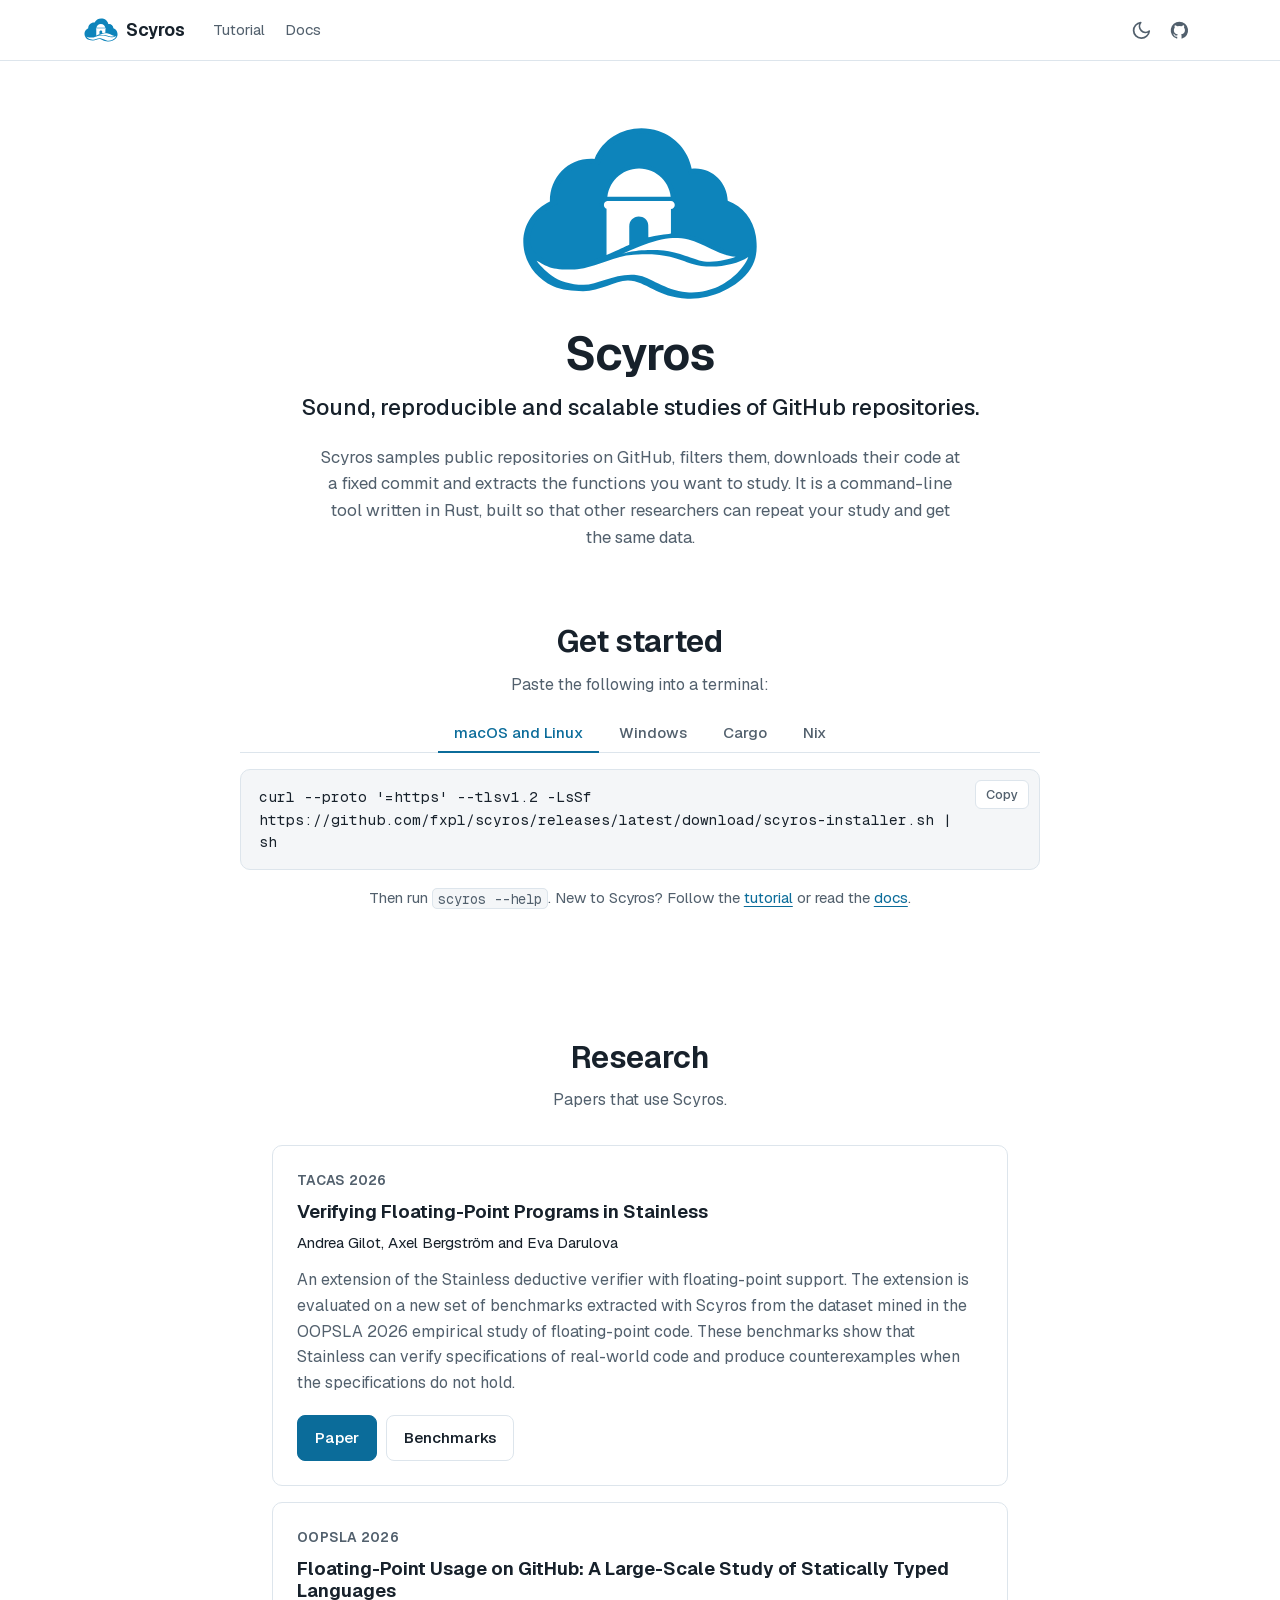
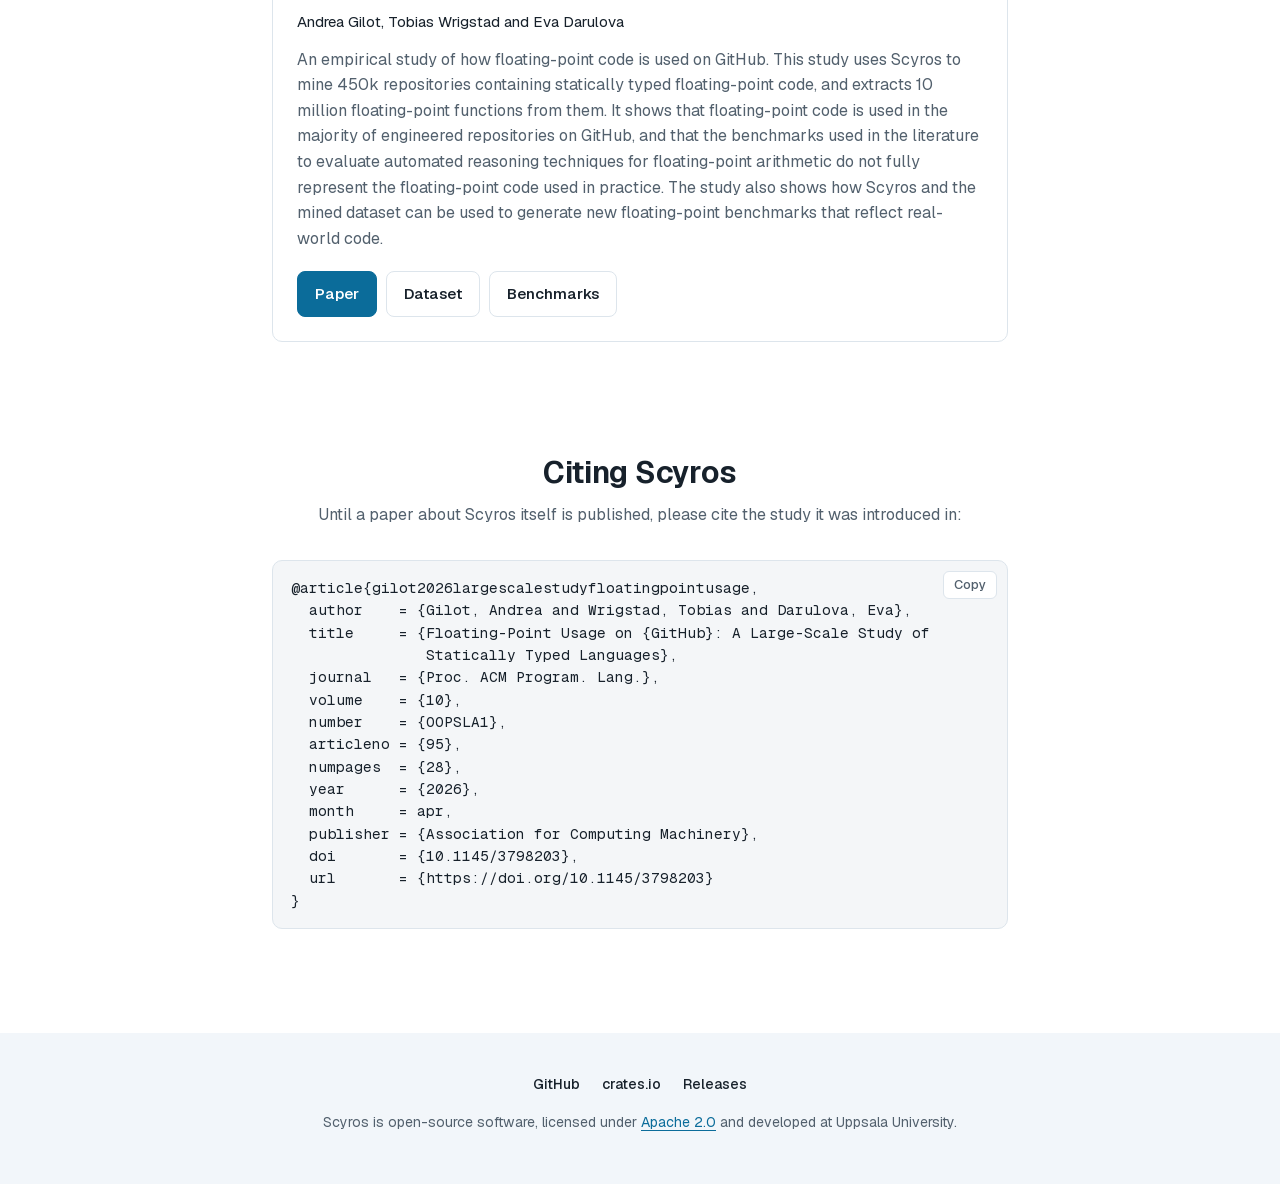
<file: index.html>
<!doctype html>
<html lang="en-GB">
<head>
<meta charset="utf-8">
<meta name="viewport" content="width=device-width, initial-scale=1">
<title>Scyros: reproducible mining of software repositories</title>
<meta name="description" content="Scyros is a framework for sound, reproducible and scalable studies of public software repositories.">
<link rel="icon" href="assets/favicon.svg" type="image/svg+xml">
<link rel="apple-touch-icon" href="assets/apple-touch-icon.png">
<link rel="stylesheet" href="assets/css/site.css">
<script src="assets/js/site.js"></script>
</head>
<body>

<!-- #include header current="home" -->
<a class="skip-link" href="#main">Skip to content</a>
<header class="site-head">
  <div class="wrap site-head__inner">
    <a class="brand" href="index.html">
      <img src="assets/logo/neutral.svg" alt="" width="34" height="25">
      <span>Scyros</span>
    </a>
    <nav class="site-nav" aria-label="Main">
      <a href="tutorial.html">Tutorial</a>
      <a href="docs.html">Docs</a>
    </nav>
    <div class="site-head__tools">
      <button class="icon-button theme-toggle" type="button" aria-label="Switch colour theme">
        <svg class="icon-sun" viewBox="0 0 24 24" fill="none" stroke="currentColor" stroke-width="2" stroke-linecap="round" aria-hidden="true"><circle cx="12" cy="12" r="4"/><path d="M12 2v2M12 20v2M4.9 4.9l1.4 1.4M17.7 17.7l1.4 1.4M2 12h2M20 12h2M4.9 19.1l1.4-1.4M17.7 6.3l1.4-1.4"/></svg>
        <svg class="icon-moon" viewBox="0 0 24 24" fill="none" stroke="currentColor" stroke-width="2" stroke-linecap="round" stroke-linejoin="round" aria-hidden="true"><path d="M21 12.8A9 9 0 1 1 11.2 3a7 7 0 0 0 9.8 9.8z"/></svg>
      </button>
      <a class="icon-button" href="https://github.com/fxpl/scyros" aria-label="Scyros on GitHub">
        <svg viewBox="0 0 24 24" fill="currentColor" aria-hidden="true"><path d="M12 2a10 10 0 0 0-3.16 19.49c.5.09.68-.22.68-.48l-.01-1.7c-2.78.6-3.37-1.34-3.37-1.34-.45-1.16-1.11-1.47-1.11-1.47-.91-.62.07-.6.07-.6 1 .07 1.53 1.03 1.53 1.03.89 1.53 2.34 1.09 2.91.83.09-.65.35-1.09.63-1.34-2.22-.25-4.56-1.11-4.56-4.94 0-1.09.39-1.98 1.03-2.68-.1-.25-.45-1.27.1-2.65 0 0 .84-.27 2.75 1.02a9.5 9.5 0 0 1 5 0c1.91-1.29 2.75-1.02 2.75-1.02.55 1.38.2 2.4.1 2.65.64.7 1.03 1.59 1.03 2.68 0 3.84-2.34 4.68-4.57 4.93.36.31.68.92.68 1.85l-.01 2.75c0 .27.18.58.69.48A10 10 0 0 0 12 2z"/></svg>
      </a>
    </div>
  </div>
</header>
<!-- /include -->

<main id="main">

  <section class="hero wrap">
    <img class="hero__logo" src="assets/logo/neutral.svg" alt="" width="240" height="177">
    <h1>Scyros</h1>
    <p class="hero__tagline">Sound, reproducible and scalable studies of GitHub repositories.</p>
    <p class="hero__intro">
      Scyros samples public repositories on GitHub, filters them, downloads
      their code at a fixed commit and extracts the functions you want to
      study. It is a command-line tool written in Rust, built so that other
      researchers can repeat your study and get the same data.
    </p>
  </section>

  <section class="section wrap" aria-labelledby="get-started">
    <div class="install">
      <h2 id="get-started">Get started</h2>
      <p class="muted">Paste the following into a terminal:</p>

      <div data-tabs>
        <div class="tabs__list" role="tablist" aria-label="Installation method">
          <button type="button" role="tab" id="tab-unix" aria-controls="panel-unix">macOS and Linux</button>
          <button type="button" role="tab" id="tab-windows" aria-controls="panel-windows">Windows</button>
          <button type="button" role="tab" id="tab-cargo" aria-controls="panel-cargo">Cargo</button>
          <button type="button" role="tab" id="tab-nix" aria-controls="panel-nix">Nix</button>
        </div>

        <div role="tabpanel" id="panel-unix" aria-labelledby="tab-unix">
          <p class="tabs__label">macOS and Linux</p>
          <div class="code">
            <pre>curl --proto '=https' --tlsv1.2 -LsSf https://github.com/fxpl/scyros/releases/latest/download/scyros-installer.sh | sh</pre>
            <button class="copy-btn" type="button">Copy</button>
          </div>
        </div>
        <div role="tabpanel" id="panel-windows" aria-labelledby="tab-windows">
          <p class="tabs__label">Windows (PowerShell)</p>
          <div class="code">
            <pre>powershell -ExecutionPolicy Bypass -c "irm https://github.com/fxpl/scyros/releases/latest/download/scyros-installer.ps1 | iex"</pre>
            <button class="copy-btn" type="button">Copy</button>
          </div>
        </div>
        <div role="tabpanel" id="panel-cargo" aria-labelledby="tab-cargo">
          <p class="tabs__label">Cargo (needs Rust 1.93 or newer)</p>
          <div class="code">
            <pre>cargo install scyros</pre>
            <button class="copy-btn" type="button">Copy</button>
          </div>
        </div>
        <div role="tabpanel" id="panel-nix" aria-labelledby="tab-nix">
          <p class="tabs__label">Nix (with flakes enabled)</p>
          <div class="code">
            <pre>nix profile install github:fxpl/scyros</pre>
            <button class="copy-btn" type="button">Copy</button>
          </div>
        </div>
      </div>

      <p class="install__next">
        Then run <code>scyros --help</code>. New to Scyros? Follow the
        <a href="tutorial.html">tutorial</a> or read the
        <a href="docs.html">docs</a>.
      </p>
    </div>
  </section>

  <section class="section wrap" aria-labelledby="research">
    <div class="section__head">
      <h2 id="research">Research</h2>
      <p>Papers that use Scyros.</p>
    </div>
    <div class="publications">
            <article class="card publication" id="stainless">
        <p class="venue">TACAS 2026</p>
        <h3>Verifying Floating-Point Programs in Stainless</h3>
        <p class="publication__authors">Andrea Gilot, Axel Bergström and Eva Darulova</p>
        <p>
          An extension of the Stainless deductive verifier with floating-point
          support. The extension is evaluated on a new set
          of benchmarks extracted with Scyros from the dataset mined in the OOPSLA 2026 empirical study of floating-point code. These benchmarks show that Stainless can verify specifications of real-world code and produce counterexamples
          when the specifications do not hold.
        </p>
        <div class="btn-row">
          <a class="btn btn--primary" href="https://doi.org/10.1007/978-3-032-22749-2_1">Paper</a>
          <a class="btn" href="https://github.com/fxpl/stainless-float-benchmarks">Benchmarks</a>
        </div>
      </article>
      <article class="card publication" id="floating-point-usage">
        <p class="venue">OOPSLA 2026</p>
        <h3>Floating-Point Usage on GitHub: A Large-Scale Study of Statically Typed Languages</h3>
        <p class="publication__authors">Andrea Gilot, Tobias Wrigstad and Eva Darulova</p>
        <p>
          An empirical study of how floating-point code is used on GitHub.
          This study uses Scyros to mine 450k repositories containing statically typed floating-point code, and extracts 10 million floating-point functions from them.
          It shows that floating-point code is used in the majority of engineered repositories on GitHub, and that the benchmarks used in the literature to evaluate automated reasoning techniques for floating-point arithmetic do not fully represent the floating-point code used in practice.
          The study also shows how Scyros and the mined dataset can be used to generate new floating-point benchmarks that reflect real-world code.
        </p>
        <div class="btn-row">
          <a class="btn btn--primary" href="https://doi.org/10.1145/3798203">Paper</a>
          <a class="btn" href="https://doi.org/10.5281/zenodo.17055622">Dataset</a>
          <a class="btn" href="https://doi.org/10.5281/zenodo.22712519">Benchmarks</a>
        </div>
      </article>

    </div>
  </section>

  <section class="section wrap" aria-labelledby="cite">
    <div class="cite">
      <div class="section__head">
        <h2 id="cite">Citing Scyros</h2>
        <p>
          Until a paper about Scyros itself is published, please cite the
          study it was introduced in:
        </p>
      </div>
      <div class="code code--scroll">
        <pre>@article{gilot2026largescalestudyfloatingpointusage,
  author    = {Gilot, Andrea and Wrigstad, Tobias and Darulova, Eva},
  title     = {Floating-Point Usage on {GitHub}: A Large-Scale Study of
               Statically Typed Languages},
  journal   = {Proc. ACM Program. Lang.},
  volume    = {10},
  number    = {OOPSLA1},
  articleno = {95},
  numpages  = {28},
  year      = {2026},
  month     = apr,
  publisher = {Association for Computing Machinery},
  doi       = {10.1145/3798203},
  url       = {https://doi.org/10.1145/3798203}
}</pre>
        <button class="copy-btn" type="button">Copy</button>
      </div>
    </div>
  </section>

</main>

<!-- #include footer -->
<footer class="site-foot">
  <div class="wrap">
    <nav aria-label="Project">
      <a href="https://github.com/fxpl/scyros">GitHub</a>
      <a href="https://crates.io/crates/scyros">crates.io</a>
      <a href="https://github.com/fxpl/scyros/releases">Releases</a>
    </nav>
    <p>
      Scyros is open-source software, licensed under
      <a href="https://www.apache.org/licenses/LICENSE-2.0">Apache 2.0</a> and developed at Uppsala University.
    </p>
  </div>
</footer>
<!-- /include -->

</body>
</html>
</file>
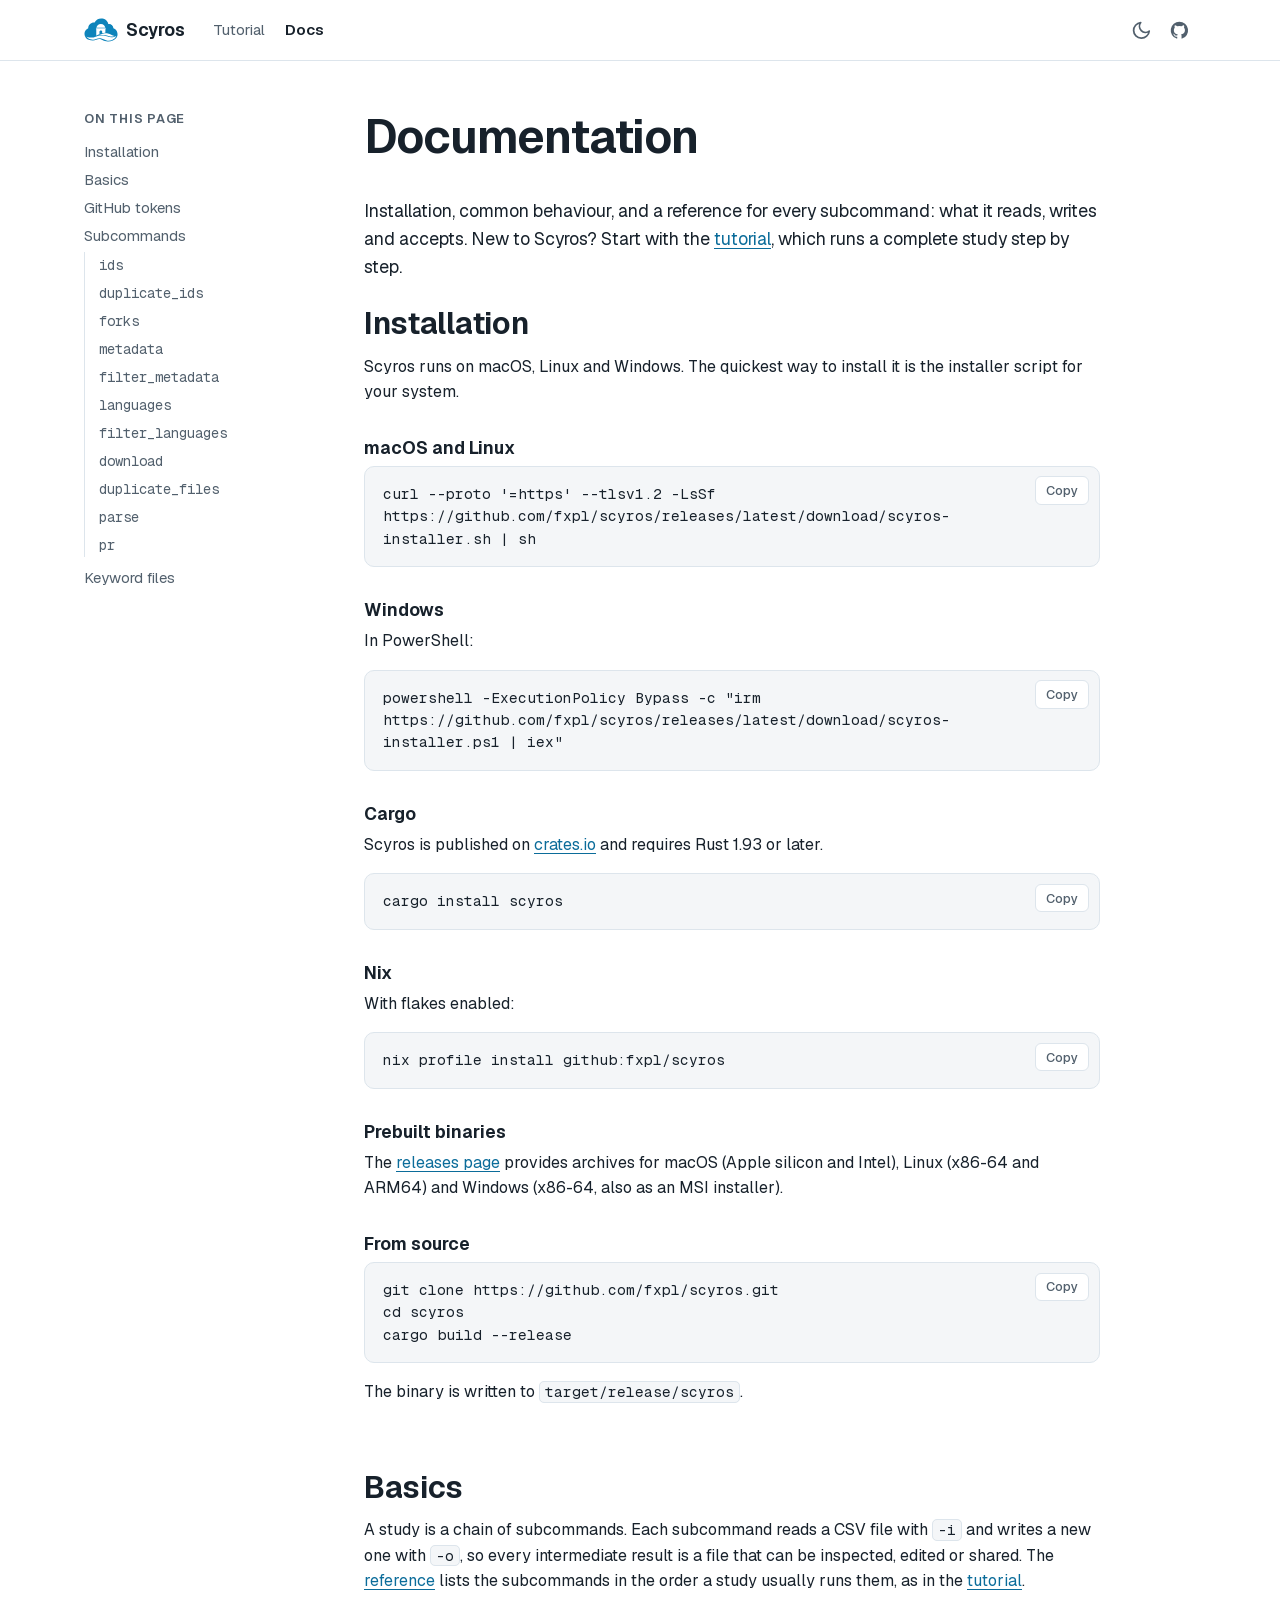
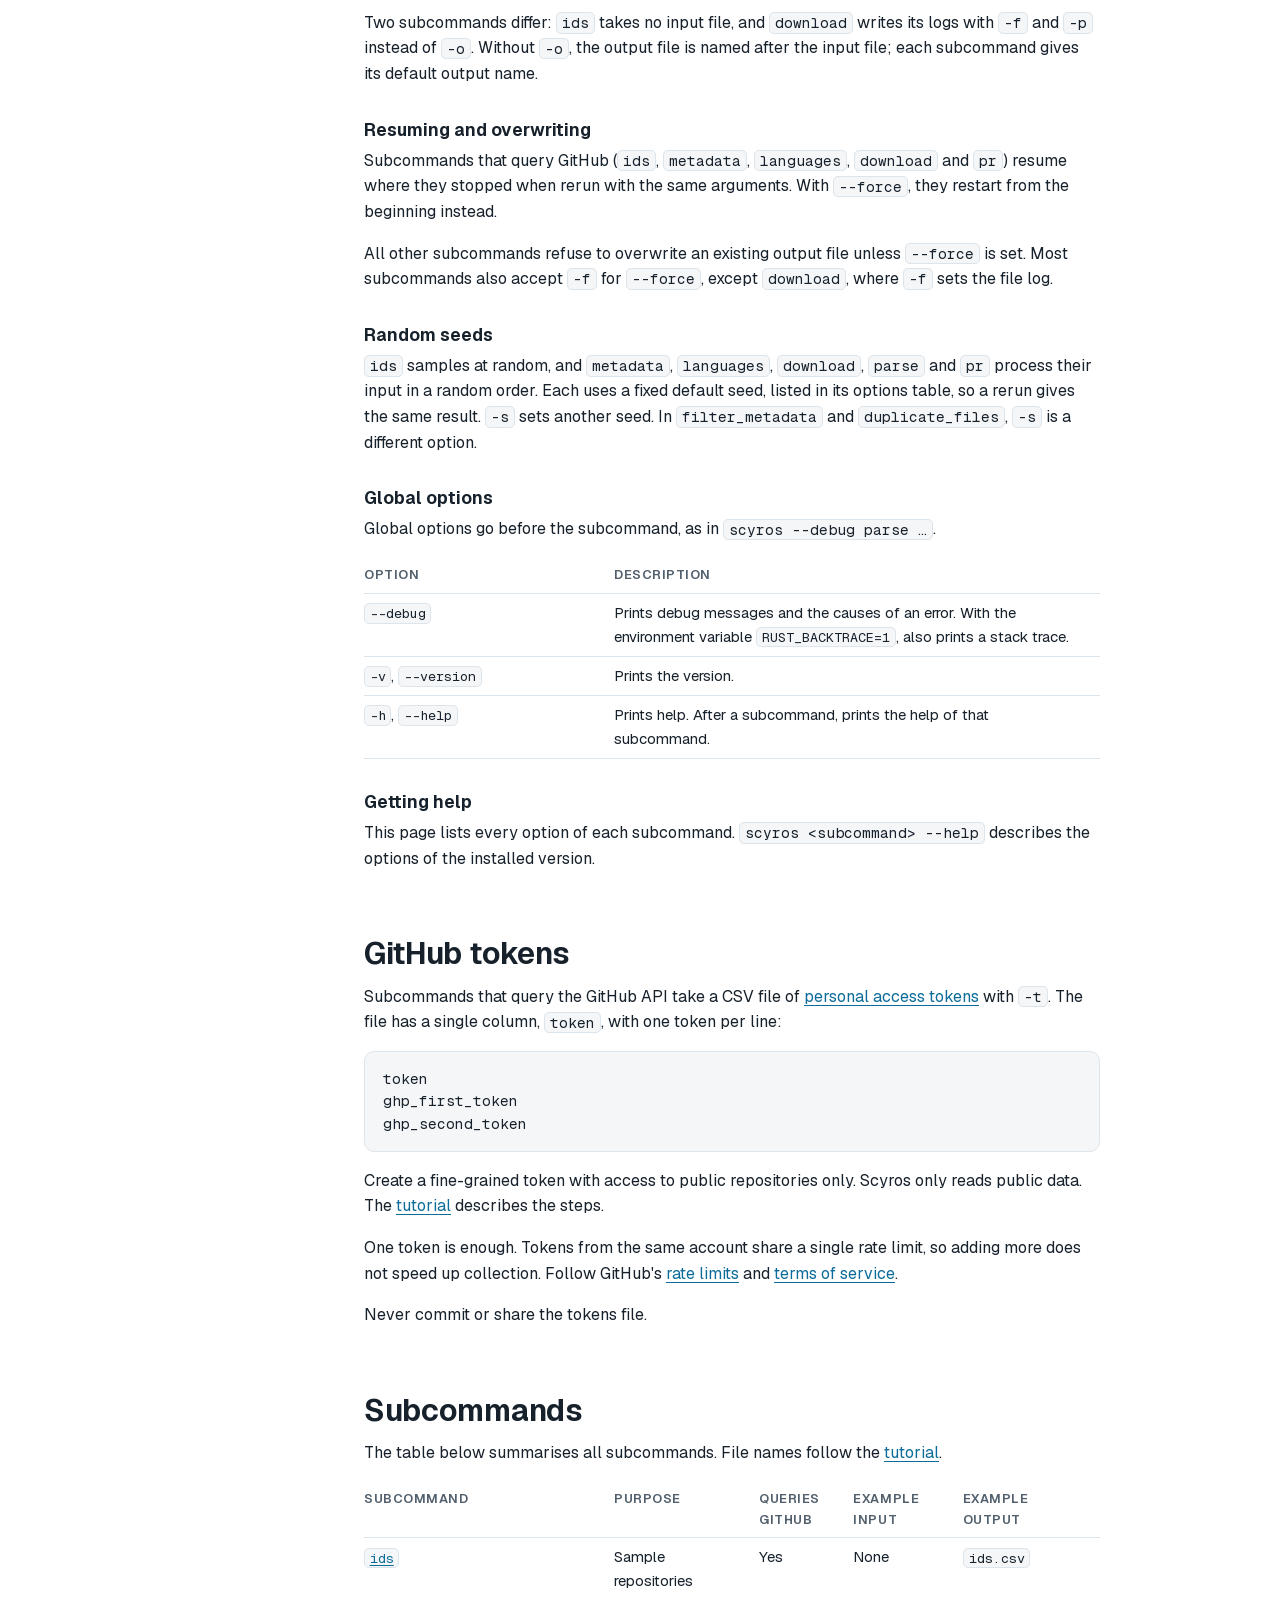
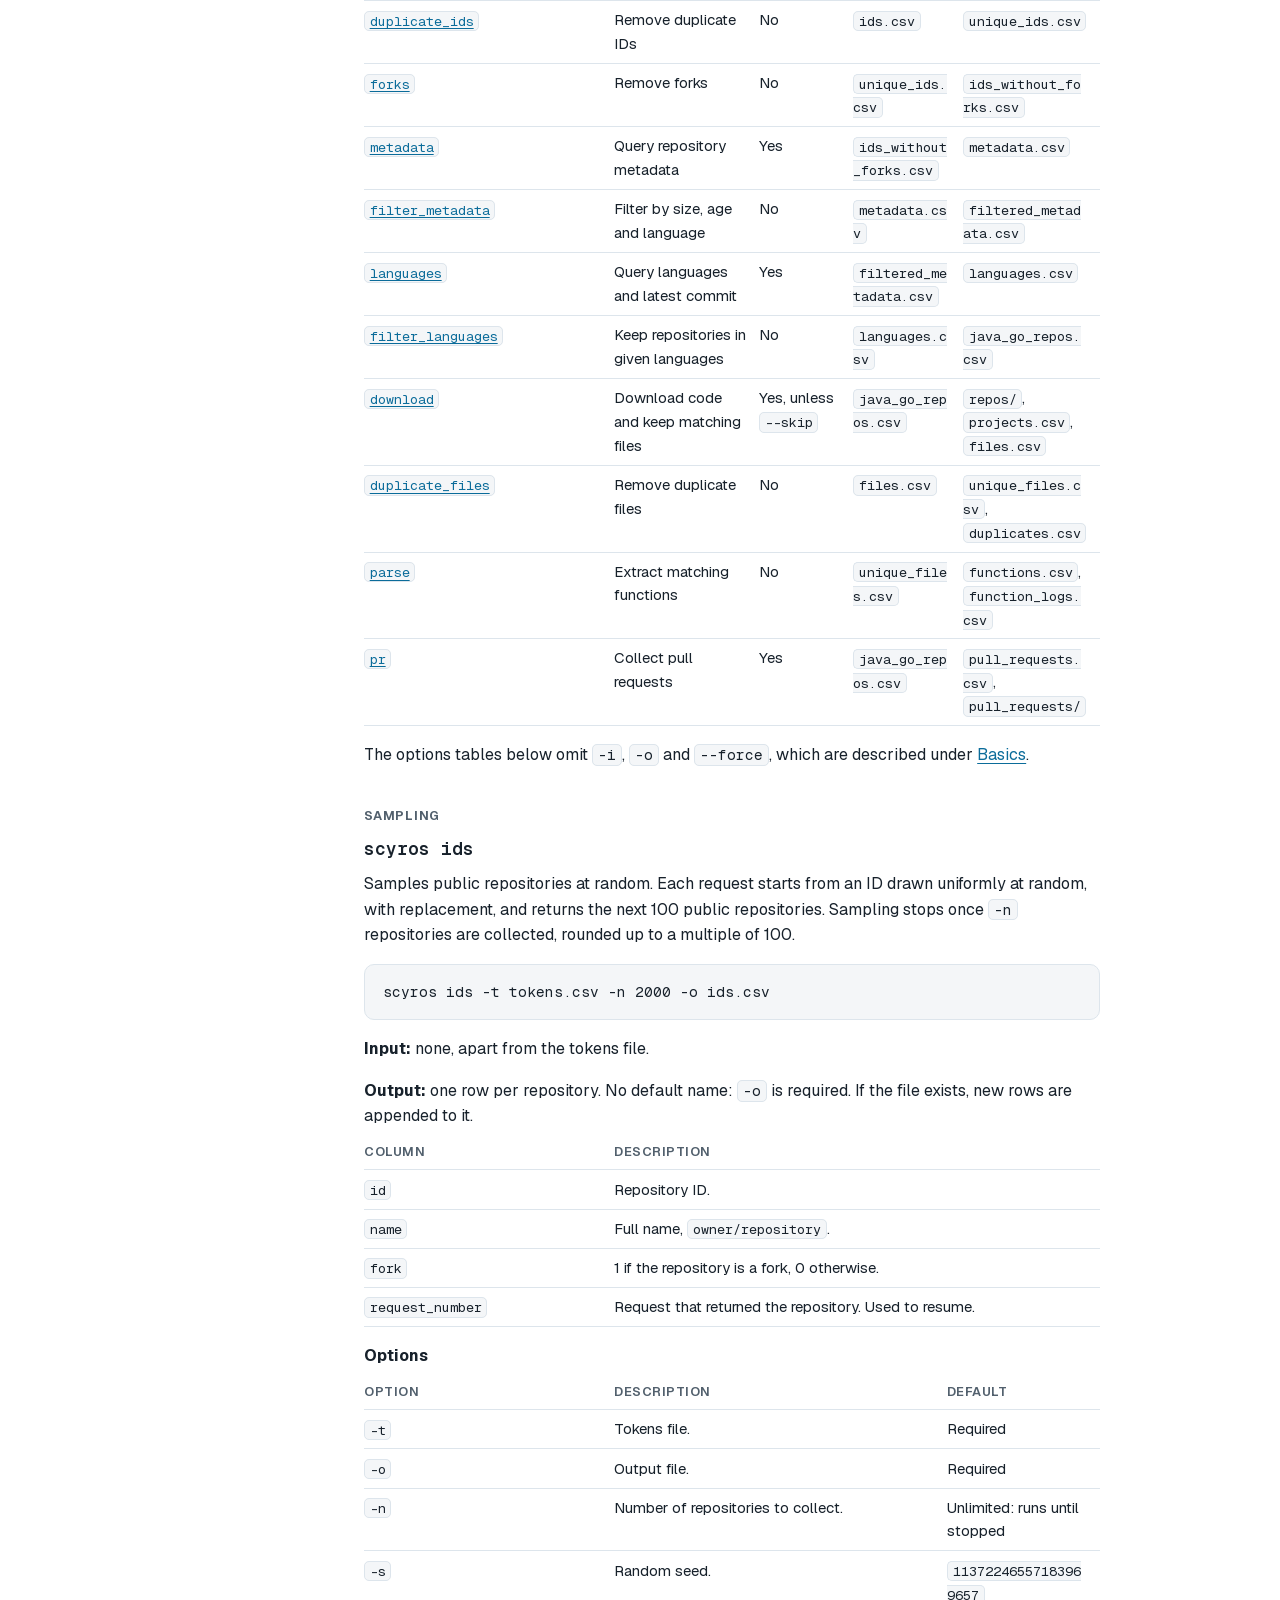
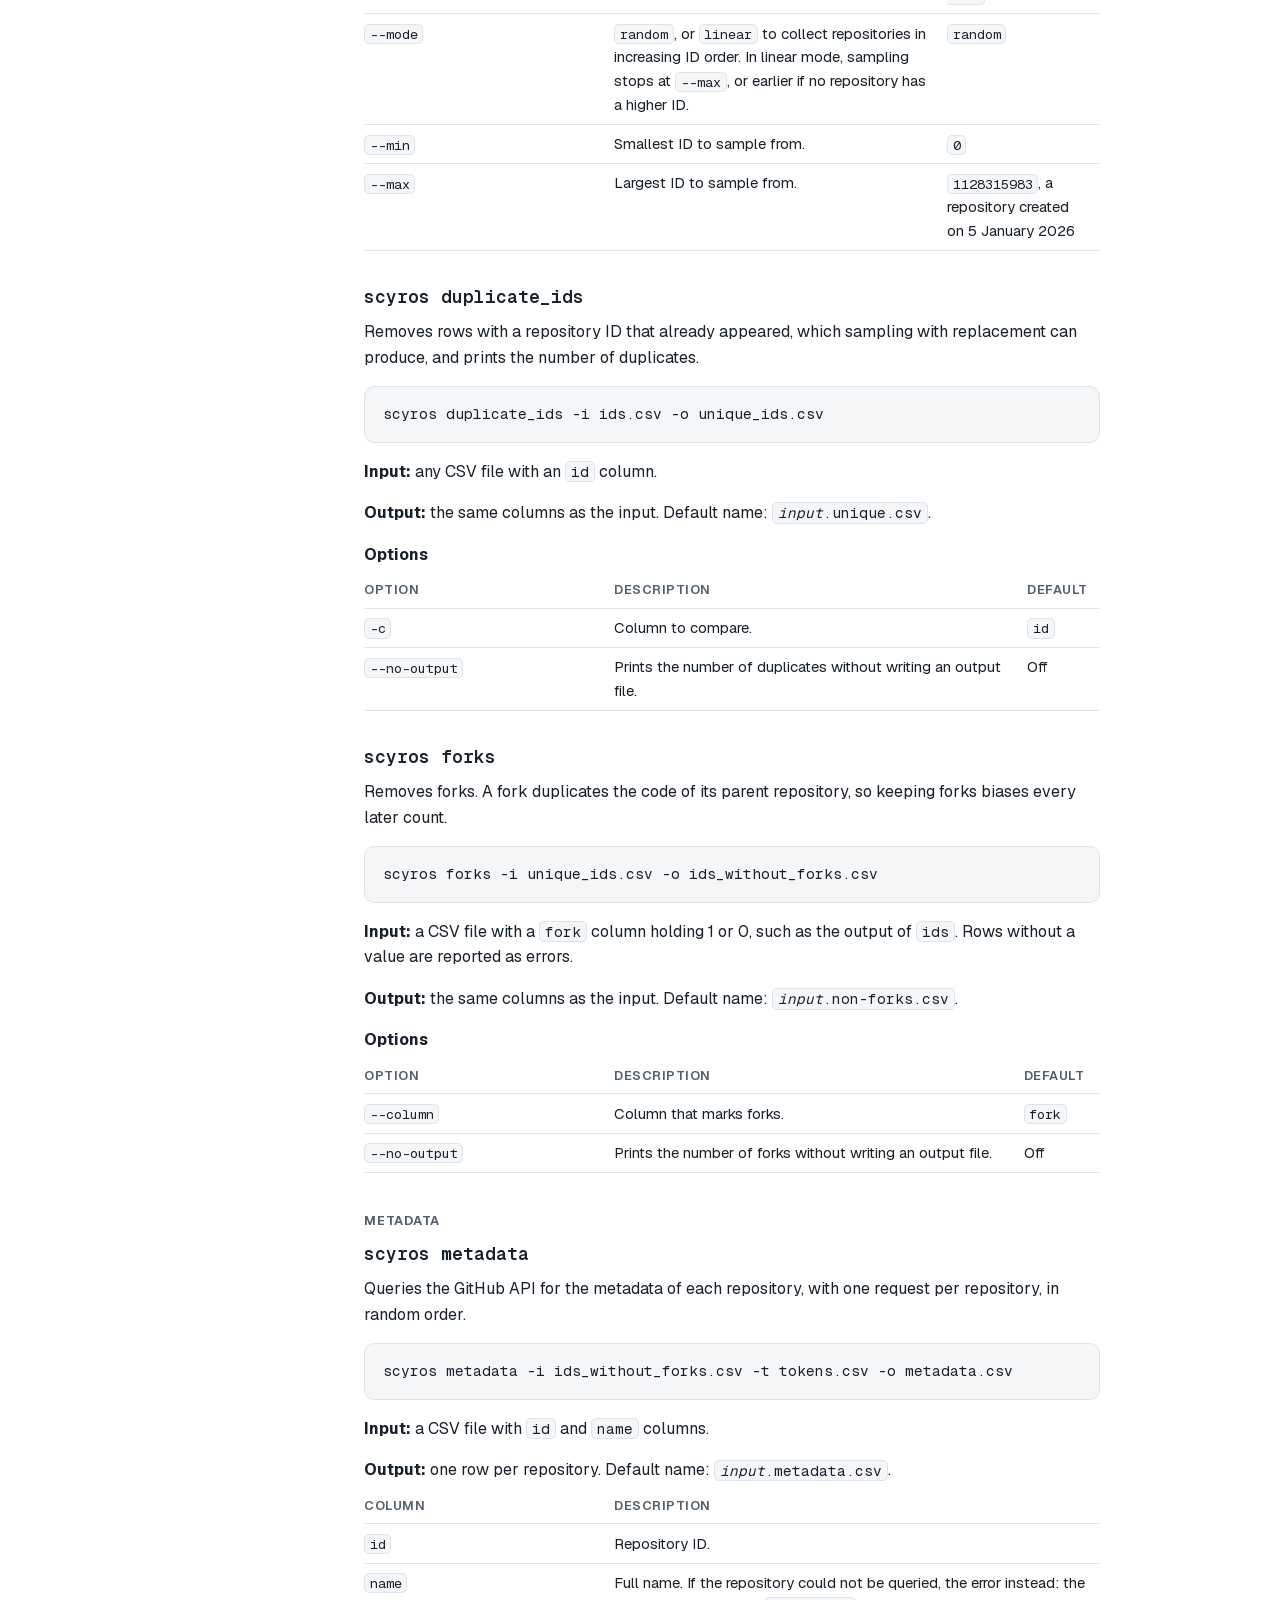
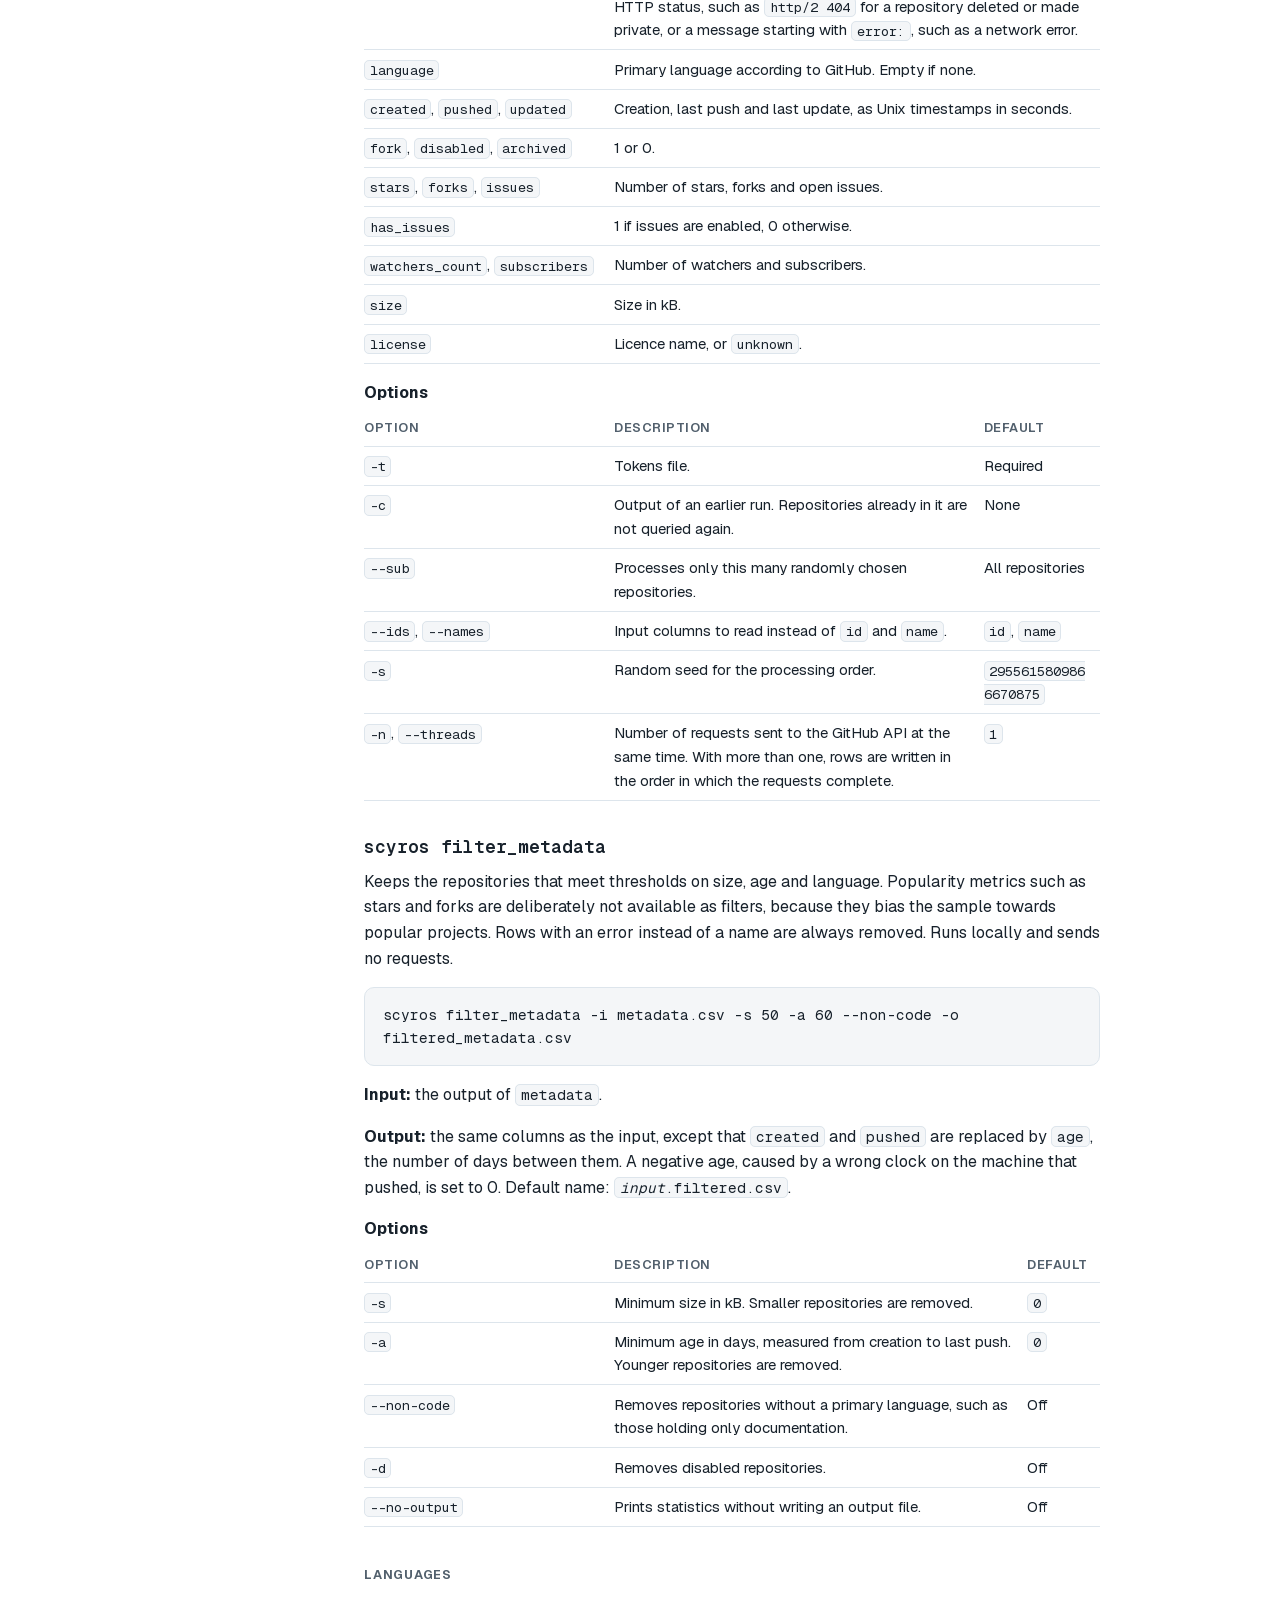
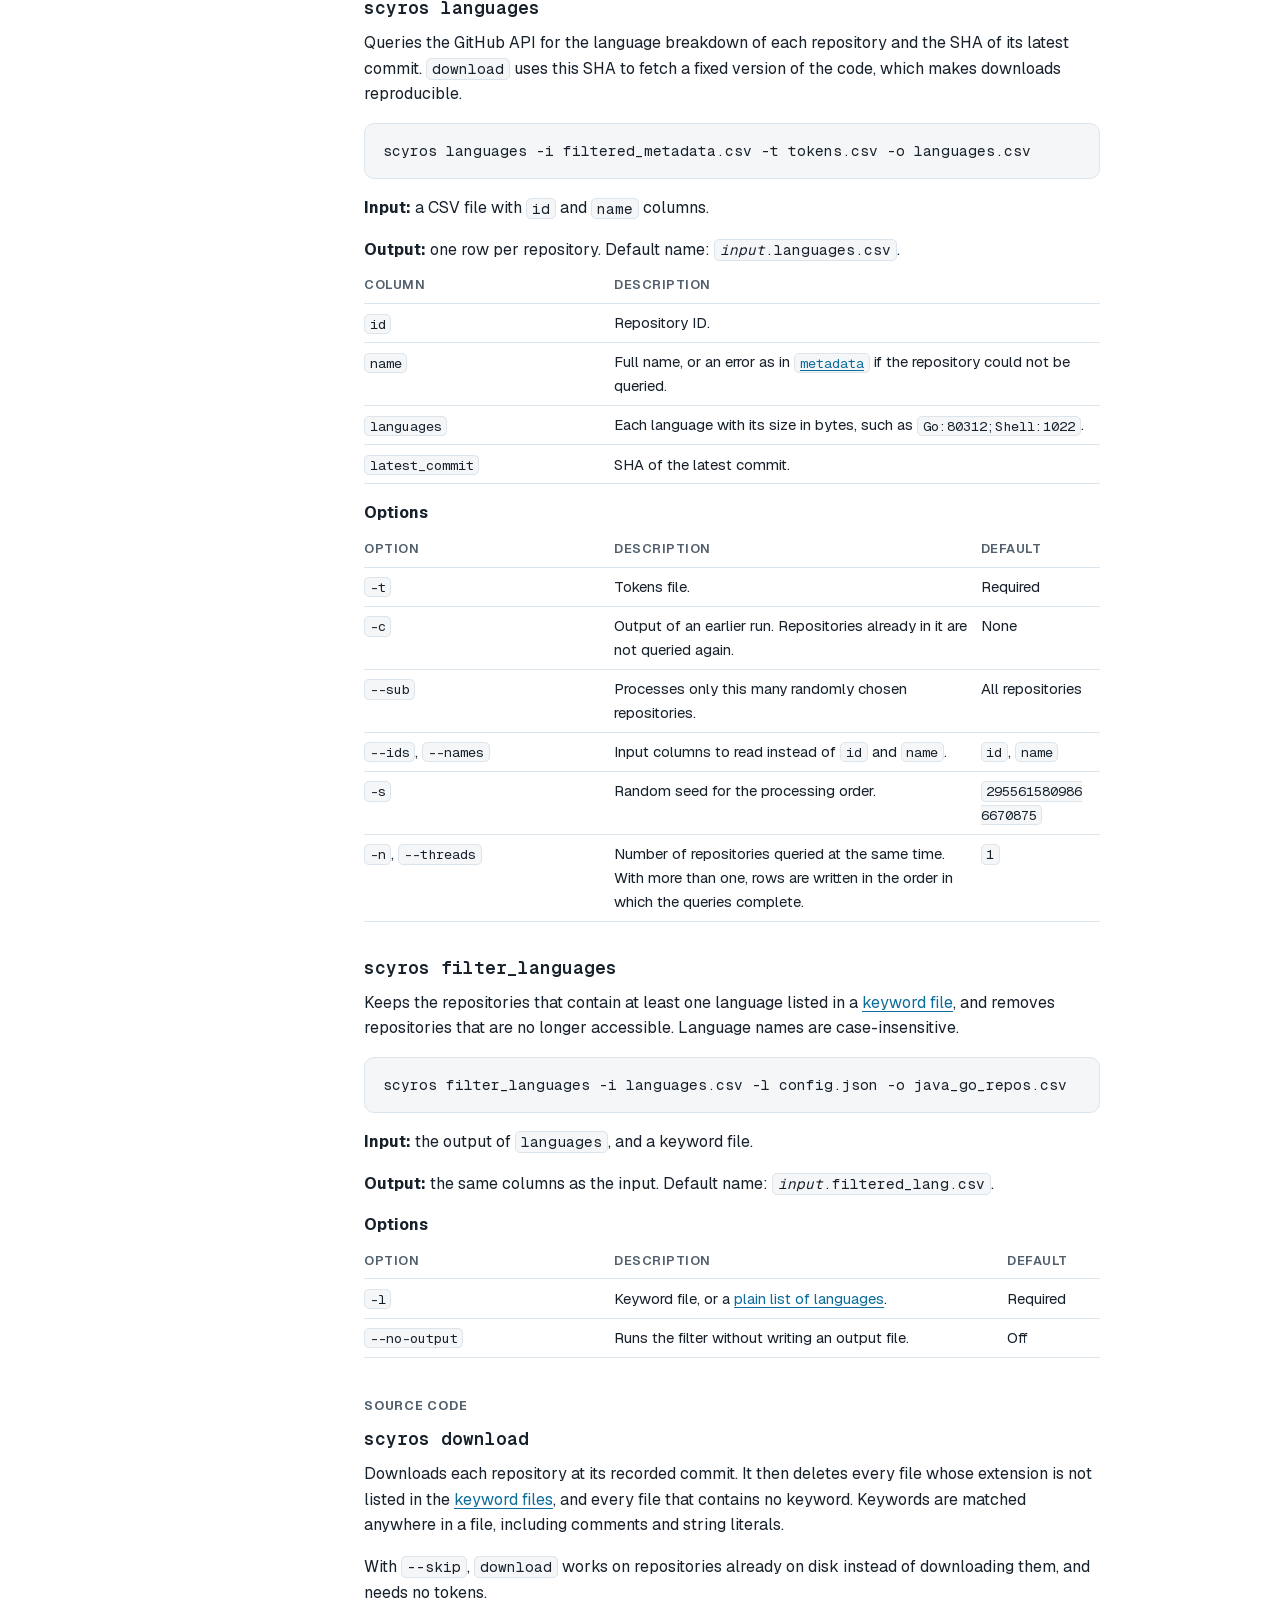
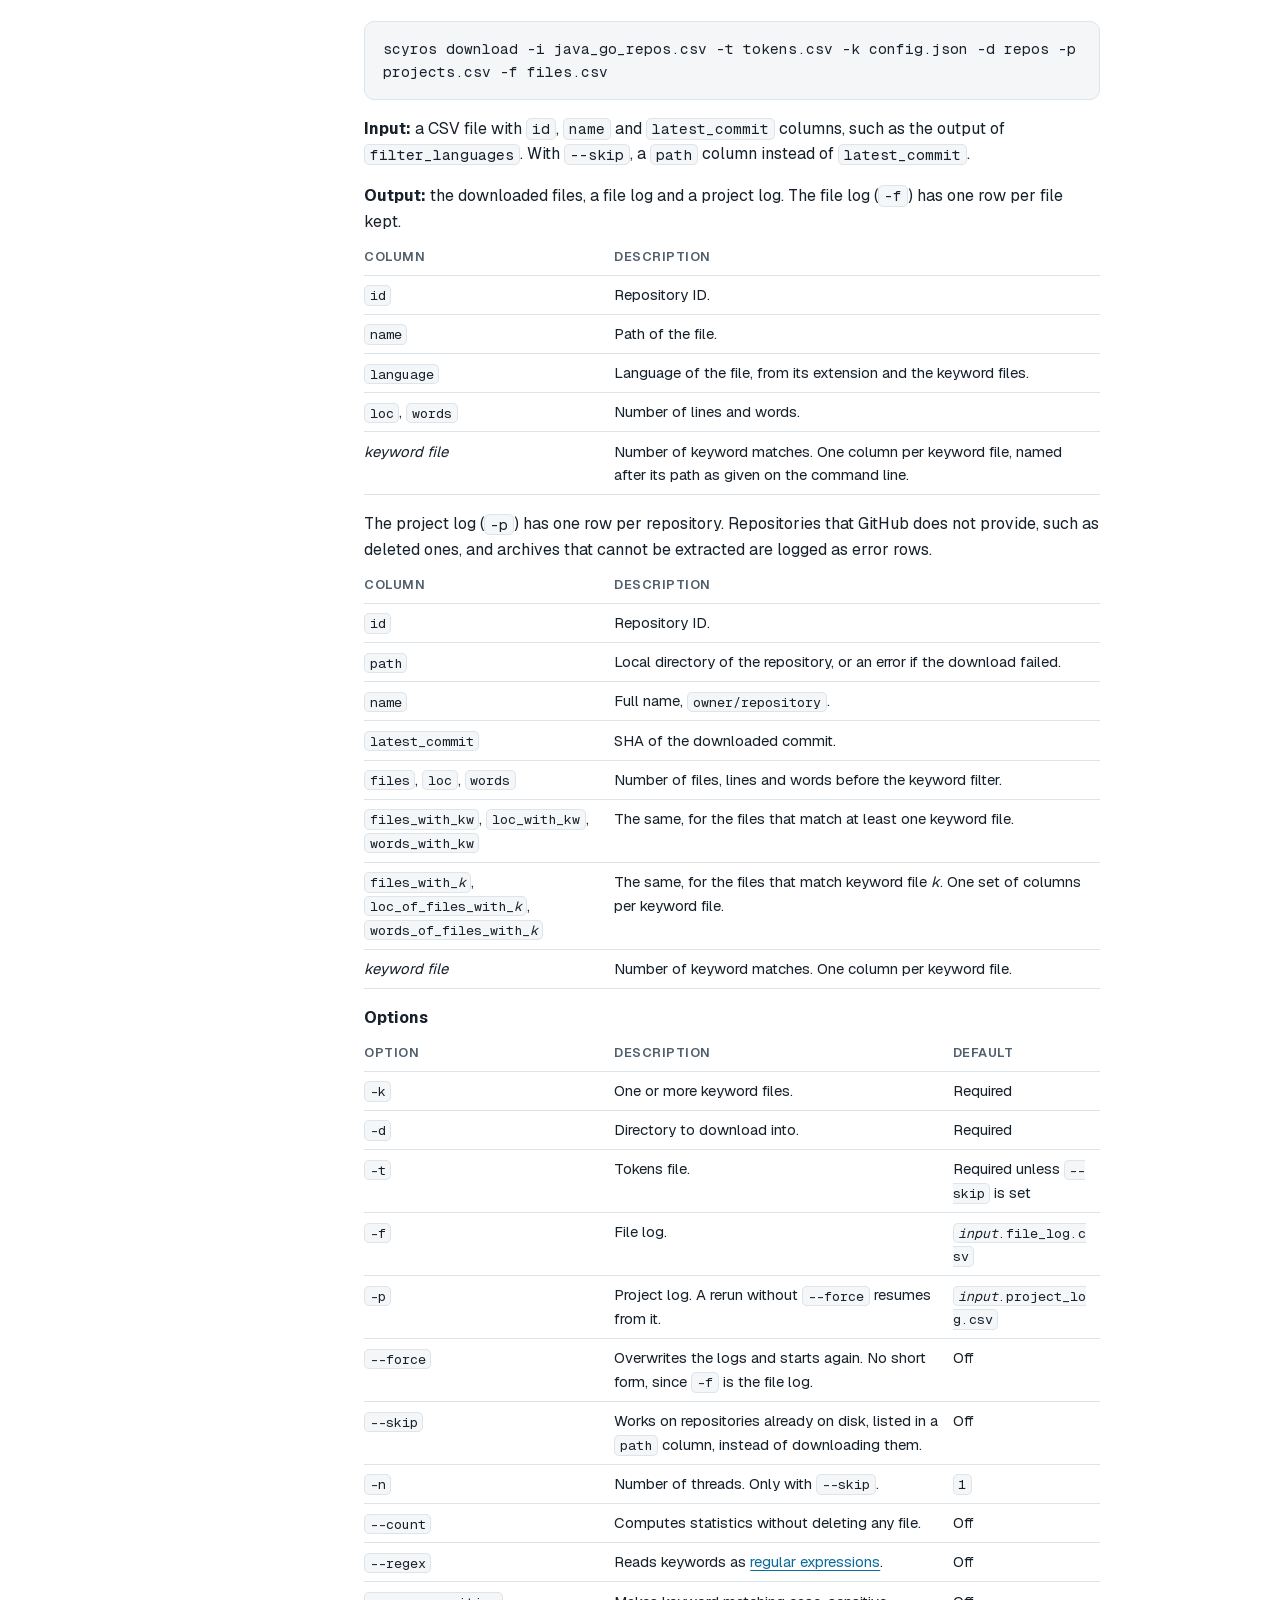
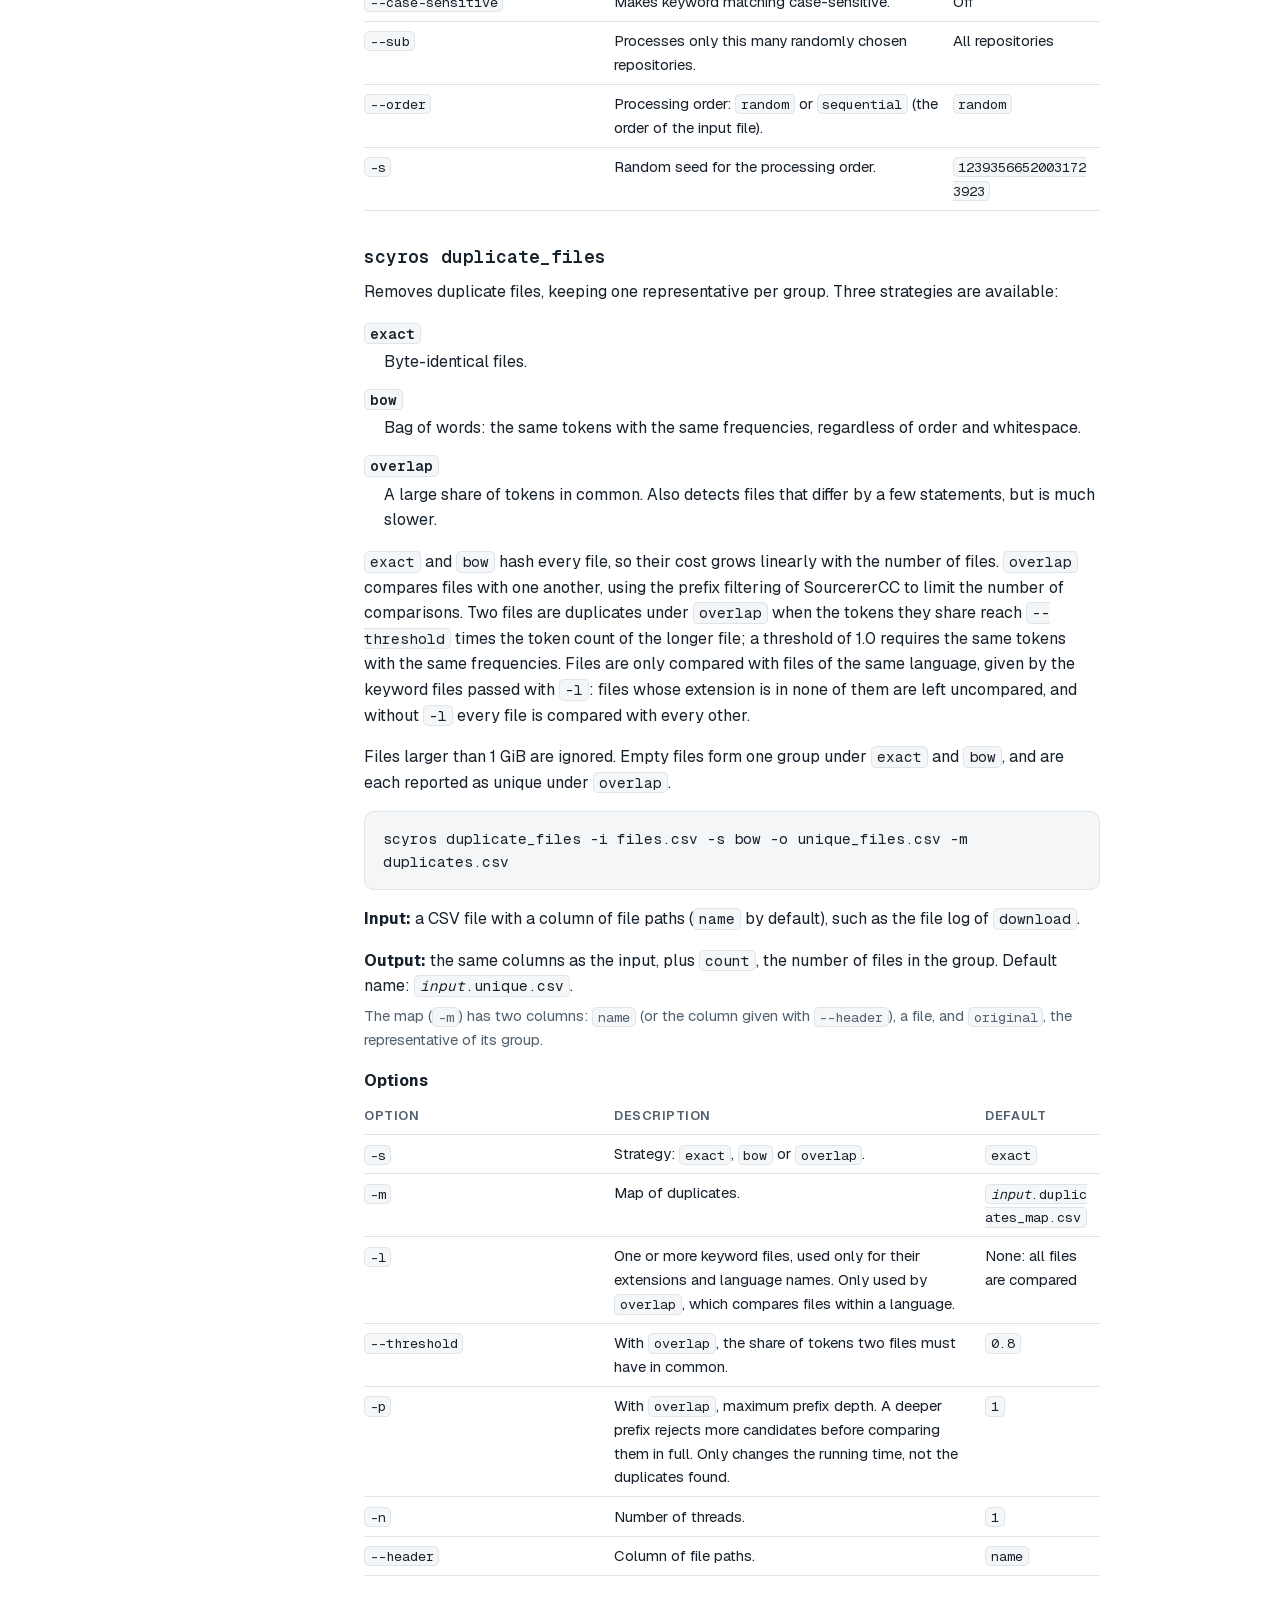
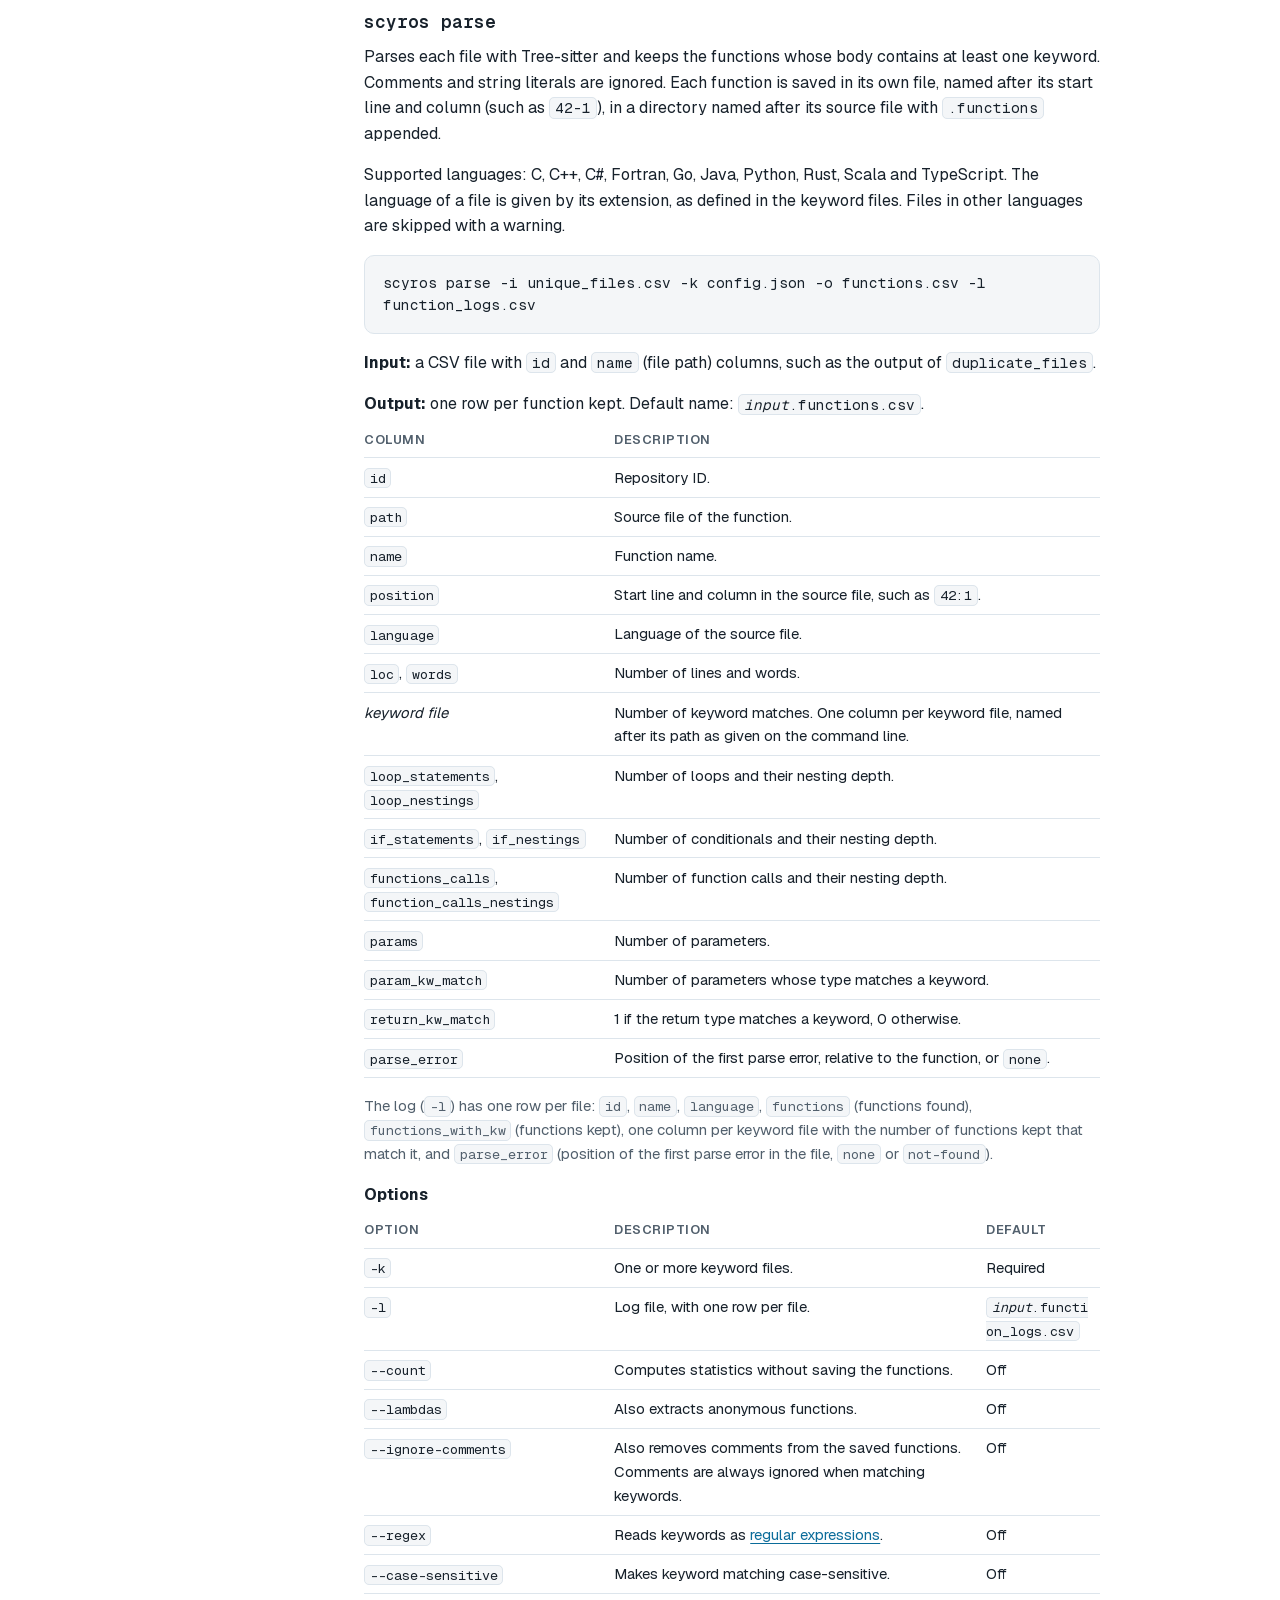
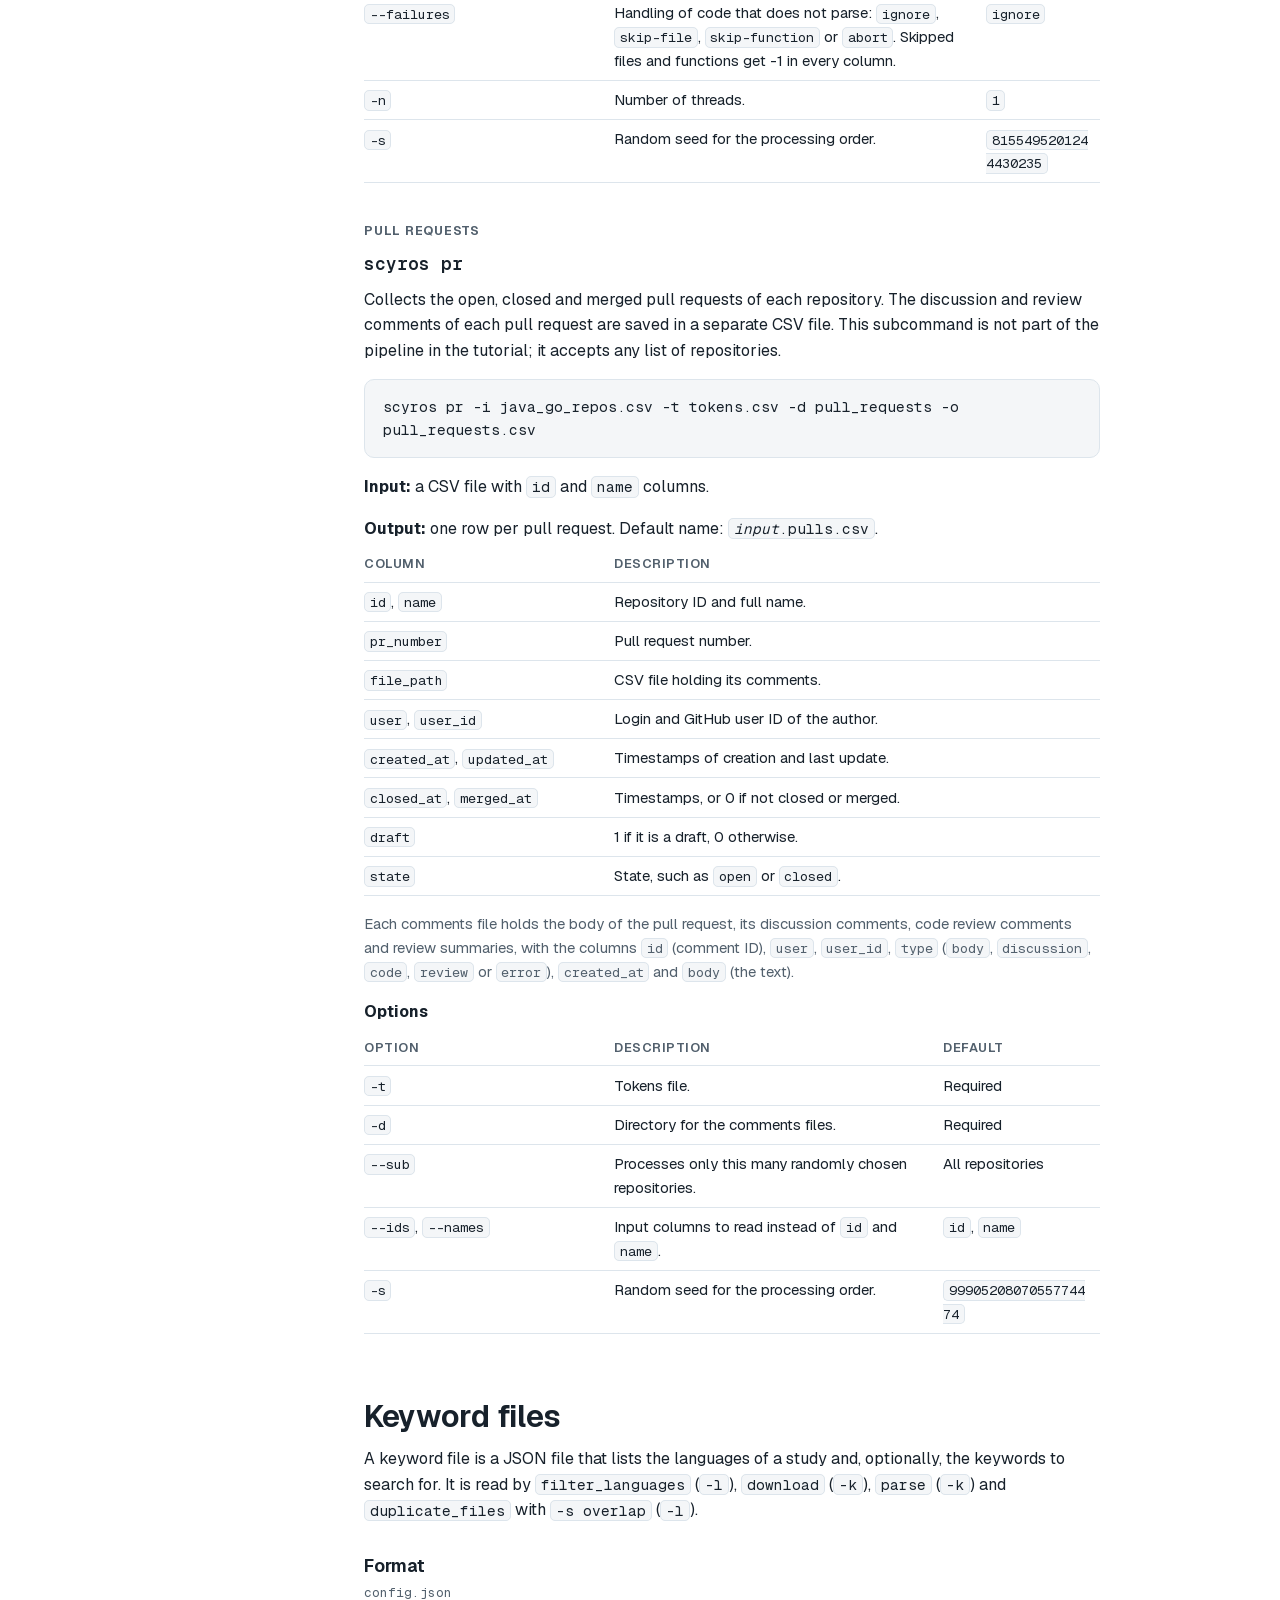
<file: docs.html>
<!doctype html>
<html lang="en-GB">
<head>
<meta charset="utf-8">
<meta name="viewport" content="width=device-width, initial-scale=1">
<title>Docs · Scyros</title>
<meta name="description" content="How to install Scyros and use its eleven subcommands: what each one reads, writes and accepts, and how to write keyword files.">
<link rel="icon" href="assets/favicon.svg" type="image/svg+xml">
<link rel="apple-touch-icon" href="assets/apple-touch-icon.png">
<link rel="stylesheet" href="assets/css/site.css">
<script src="assets/js/site.js"></script>
</head>
<body>

<!-- #include header current="docs" -->
<a class="skip-link" href="#main">Skip to content</a>
<header class="site-head">
  <div class="wrap site-head__inner">
    <a class="brand" href="index.html">
      <img src="assets/logo/neutral.svg" alt="" width="34" height="25">
      <span>Scyros</span>
    </a>
    <nav class="site-nav" aria-label="Main">
      <a href="tutorial.html">Tutorial</a>
      <a href="docs.html" aria-current="page">Docs</a>
    </nav>
    <div class="site-head__tools">
      <button class="icon-button theme-toggle" type="button" aria-label="Switch colour theme">
        <svg class="icon-sun" viewBox="0 0 24 24" fill="none" stroke="currentColor" stroke-width="2" stroke-linecap="round" aria-hidden="true"><circle cx="12" cy="12" r="4"/><path d="M12 2v2M12 20v2M4.9 4.9l1.4 1.4M17.7 17.7l1.4 1.4M2 12h2M20 12h2M4.9 19.1l1.4-1.4M17.7 6.3l1.4-1.4"/></svg>
        <svg class="icon-moon" viewBox="0 0 24 24" fill="none" stroke="currentColor" stroke-width="2" stroke-linecap="round" stroke-linejoin="round" aria-hidden="true"><path d="M21 12.8A9 9 0 1 1 11.2 3a7 7 0 0 0 9.8 9.8z"/></svg>
      </button>
      <a class="icon-button" href="https://github.com/fxpl/scyros" aria-label="Scyros on GitHub">
        <svg viewBox="0 0 24 24" fill="currentColor" aria-hidden="true"><path d="M12 2a10 10 0 0 0-3.16 19.49c.5.09.68-.22.68-.48l-.01-1.7c-2.78.6-3.37-1.34-3.37-1.34-.45-1.16-1.11-1.47-1.11-1.47-.91-.62.07-.6.07-.6 1 .07 1.53 1.03 1.53 1.03.89 1.53 2.34 1.09 2.91.83.09-.65.35-1.09.63-1.34-2.22-.25-4.56-1.11-4.56-4.94 0-1.09.39-1.98 1.03-2.68-.1-.25-.45-1.27.1-2.65 0 0 .84-.27 2.75 1.02a9.5 9.5 0 0 1 5 0c1.91-1.29 2.75-1.02 2.75-1.02.55 1.38.2 2.4.1 2.65.64.7 1.03 1.59 1.03 2.68 0 3.84-2.34 4.68-4.57 4.93.36.31.68.92.68 1.85l-.01 2.75c0 .27.18.58.69.48A10 10 0 0 0 12 2z"/></svg>
      </a>
    </div>
  </div>
</header>
<!-- /include -->

<main id="main" class="wrap docs">

  <nav class="docs__nav" aria-label="On this page">
    <div>
      <p class="docs__nav-title">On this page</p>
      <ul>
        <li><a href="#install">Installation</a></li>
        <li><a href="#basics">Basics</a></li>
        <li><a href="#tokens">GitHub tokens</a></li>
        <li>
          <a href="#subcommands">Subcommands</a>
          <ul>
            <li><a href="#ids"><code>ids</code></a></li>
            <li><a href="#duplicate_ids"><code>duplicate_ids</code></a></li>
            <li><a href="#forks"><code>forks</code></a></li>
            <li><a href="#metadata"><code>metadata</code></a></li>
            <li><a href="#filter_metadata"><code>filter_metadata</code></a></li>
            <li><a href="#languages"><code>languages</code></a></li>
            <li><a href="#filter_languages"><code>filter_languages</code></a></li>
            <li><a href="#download"><code>download</code></a></li>
            <li><a href="#duplicate_files"><code>duplicate_files</code></a></li>
            <li><a href="#parse"><code>parse</code></a></li>
            <li><a href="#pr"><code>pr</code></a></li>
          </ul>
        </li>
        <li><a href="#keyword-files">Keyword files</a></li>
      </ul>
    </div>
  </nav>

  <div class="docs__body">

    <h1>Documentation</h1>
    <p class="lead">
      Installation, common behaviour, and a reference for every subcommand:
      what it reads, writes and accepts. New to Scyros? Start with the
      <a href="tutorial.html">tutorial</a>, which runs a complete study step by
      step.
    </p>

    <!-- ============================================================ -->
    <section aria-labelledby="install">
      <h2 id="install">Installation</h2>
      <p>
        Scyros runs on macOS, Linux and Windows. The quickest way to install it
        is the installer script for your system.
      </p>

      <h3>macOS and Linux</h3>
      <div class="code">
        <pre>curl --proto '=https' --tlsv1.2 -LsSf https://github.com/fxpl/scyros/releases/latest/download/scyros-installer.sh | sh</pre>
        <button class="copy-btn" type="button">Copy</button>
      </div>

      <h3>Windows</h3>
      <p>In PowerShell:</p>
      <div class="code">
        <pre>powershell -ExecutionPolicy Bypass -c "irm https://github.com/fxpl/scyros/releases/latest/download/scyros-installer.ps1 | iex"</pre>
        <button class="copy-btn" type="button">Copy</button>
      </div>

      <h3>Cargo</h3>
      <p>
        Scyros is published on <a href="https://crates.io/crates/scyros">crates.io</a>
        and requires Rust 1.93 or later.
      </p>
      <div class="code">
        <pre>cargo install scyros</pre>
        <button class="copy-btn" type="button">Copy</button>
      </div>

      <h3>Nix</h3>
      <p>With flakes enabled:</p>
      <div class="code">
        <pre>nix profile install github:fxpl/scyros</pre>
        <button class="copy-btn" type="button">Copy</button>
      </div>

      <h3>Prebuilt binaries</h3>
      <p>
        The <a href="https://github.com/fxpl/scyros/releases">releases page</a>
        provides archives for macOS (Apple silicon and Intel), Linux (x86-64 and
        ARM64) and Windows (x86-64, also as an MSI installer).
      </p>

      <h3>From source</h3>
      <div class="code">
        <pre>git clone https://github.com/fxpl/scyros.git
cd scyros
cargo build --release</pre>
        <button class="copy-btn" type="button">Copy</button>
      </div>
      <p>The binary is written to <code>target/release/scyros</code>.</p>
    </section>

    <!-- ============================================================ -->
    <section aria-labelledby="basics">
      <h2 id="basics">Basics</h2>
      <p>
        A study is a chain of subcommands. Each subcommand reads a CSV file with
        <code>-i</code> and writes a new one with <code>-o</code>, so every
        intermediate result is a file that can be inspected, edited or shared. The <a href="#subcommands">reference</a>
        lists the subcommands in the order a study usually runs them, as in the
        <a href="tutorial.html">tutorial</a>.
      </p>
      <p>
        Two subcommands differ: <code>ids</code> takes no input file, and
        <code>download</code> writes its logs with <code>-f</code> and
        <code>-p</code> instead of <code>-o</code>. Without <code>-o</code>, the
        output file is named after the input file; each subcommand gives its
        default output name.
      </p>

      <h3>Resuming and overwriting</h3>
      <p>
        Subcommands that query GitHub (<code>ids</code>, <code>metadata</code>,
        <code>languages</code>, <code>download</code> and <code>pr</code>)
        resume where they stopped when rerun with the same arguments. With
        <code>--force</code>, they restart from the beginning instead.
      </p>
      <p>
        All other subcommands refuse to overwrite an existing output file
        unless <code>--force</code> is set. Most subcommands also accept
        <code>-f</code> for <code>--force</code>, except <code>download</code>,
        where <code>-f</code> sets the file log.
      </p>

      <h3>Random seeds</h3>
      <p>
        <code>ids</code> samples at random, and <code>metadata</code>,
        <code>languages</code>, <code>download</code>, <code>parse</code> and
        <code>pr</code> process their input in a random order. Each uses a
        fixed default seed, listed in its options table, so a rerun gives the
        same result. <code>-s</code> sets another seed. In
        <code>filter_metadata</code> and <code>duplicate_files</code>,
        <code>-s</code> is a different option.
      </p>

      <h3>Global options</h3>
      <p>
        Global options go before the subcommand, as in
        <code class="cmd">scyros --debug parse …</code>.
      </p>
      <div class="table-wrap">
        <table class="ref-table">
          <thead><tr><th scope="col">Option</th><th scope="col">Description</th></tr></thead>
          <tbody>
            <tr><td><code>--debug</code></td><td>Prints debug messages and the causes of an error. With the environment variable <code>RUST_BACKTRACE=1</code>, also prints a stack trace.</td></tr>
            <tr><td><code>-v</code>, <code>--version</code></td><td>Prints the version.</td></tr>
            <tr><td><code>-h</code>, <code>--help</code></td><td>Prints help. After a subcommand, prints the help of that subcommand.</td></tr>
          </tbody>
        </table>
      </div>

      <h3>Getting help</h3>
      <p>
        This page lists every option of each subcommand.
        <code class="cmd">scyros &lt;subcommand&gt; --help</code> describes
        the options of the installed version.
      </p>
    </section>

    <!-- ============================================================ -->
    <section aria-labelledby="tokens">
      <h2 id="tokens">GitHub tokens</h2>
      <p>
        Subcommands that query the GitHub API take a CSV file of
        <a href="https://docs.github.com/en/authentication/keeping-your-account-and-data-secure/managing-your-personal-access-tokens">personal access tokens</a>
        with <code>-t</code>. The file has a single column, <code>token</code>,
        with one token per line:
      </p>
      <div class="code">
        <pre>token
ghp_first_token
ghp_second_token</pre>
      </div>
      <p>
        Create a fine-grained token with access to public repositories only.
        Scyros only reads public data. The
        <a href="tutorial.html#before">tutorial</a> describes the steps.
      </p>
      <p>
        One token is enough. Tokens from the same account share a single rate
        limit, so adding more does not speed up collection. Follow GitHub's
        <a href="https://docs.github.com/en/rest/using-the-rest-api/rate-limits-for-the-rest-api">rate limits</a>
        and <a href="https://docs.github.com/en/site-policy/github-terms/github-terms-of-service">terms of service</a>.
      </p>
      <p>Never commit or share the tokens file.</p>
    </section>

    <!-- ============================================================ -->
    <section aria-labelledby="subcommands">
      <h2 id="subcommands">Subcommands</h2>
      <p>
        The table below summarises all subcommands. File names follow the
        <a href="tutorial.html">tutorial</a>.
      </p>
      <div class="table-wrap">
        <table class="ref-table">
          <thead><tr><th scope="col">Subcommand</th><th scope="col">Purpose</th><th scope="col">Queries GitHub</th><th scope="col">Example input</th><th scope="col">Example output</th></tr></thead>
          <tbody>
            <tr><td><a href="#ids"><code>ids</code></a></td><td>Sample repositories</td><td>Yes</td><td>None</td><td><code>ids.csv</code></td></tr>
            <tr><td><a href="#duplicate_ids"><code>duplicate_ids</code></a></td><td>Remove duplicate IDs</td><td>No</td><td><code>ids.csv</code></td><td><code>unique_ids.csv</code></td></tr>
            <tr><td><a href="#forks"><code>forks</code></a></td><td>Remove forks</td><td>No</td><td><code>unique_ids.csv</code></td><td><code>ids_without_forks.csv</code></td></tr>
            <tr><td><a href="#metadata"><code>metadata</code></a></td><td>Query repository metadata</td><td>Yes</td><td><code>ids_without_forks.csv</code></td><td><code>metadata.csv</code></td></tr>
            <tr><td><a href="#filter_metadata"><code>filter_metadata</code></a></td><td>Filter by size, age and language</td><td>No</td><td><code>metadata.csv</code></td><td><code>filtered_metadata.csv</code></td></tr>
            <tr><td><a href="#languages"><code>languages</code></a></td><td>Query languages and latest commit</td><td>Yes</td><td><code>filtered_metadata.csv</code></td><td><code>languages.csv</code></td></tr>
            <tr><td><a href="#filter_languages"><code>filter_languages</code></a></td><td>Keep repositories in given languages</td><td>No</td><td><code>languages.csv</code></td><td><code>java_go_repos.csv</code></td></tr>
            <tr><td><a href="#download"><code>download</code></a></td><td>Download code and keep matching files</td><td>Yes, unless <code>--skip</code></td><td><code>java_go_repos.csv</code></td><td><code>repos/</code>, <code>projects.csv</code>, <code>files.csv</code></td></tr>
            <tr><td><a href="#duplicate_files"><code>duplicate_files</code></a></td><td>Remove duplicate files</td><td>No</td><td><code>files.csv</code></td><td><code>unique_files.csv</code>, <code>duplicates.csv</code></td></tr>
            <tr><td><a href="#parse"><code>parse</code></a></td><td>Extract matching functions</td><td>No</td><td><code>unique_files.csv</code></td><td><code>functions.csv</code>, <code>function_logs.csv</code></td></tr>
            <tr><td><a href="#pr"><code>pr</code></a></td><td>Collect pull requests</td><td>Yes</td><td><code>java_go_repos.csv</code></td><td><code>pull_requests.csv</code>, <code>pull_requests/</code></td></tr>
          </tbody>
        </table>
      </div>
      <p>
        The options tables below omit <code>-i</code>, <code>-o</code> and
        <code>--force</code>, which are described under <a href="#basics">Basics</a>.
      </p>

      <!-- ---------------------------------------------------------- -->
      <h3 class="docs__group">Sampling</h3>

      <h4 id="ids"><code>scyros ids</code></h4>
      <p>
        Samples public repositories at random. Each request starts from an ID
        drawn uniformly at random, with replacement, and returns the next 100
        public repositories. Sampling stops once <code>-n</code> repositories
        are collected, rounded up to a multiple of 100.
      </p>
      <div class="code"><pre>scyros ids -t tokens.csv -n 2000 -o ids.csv</pre></div>
      <p class="ref-label"><strong>Input:</strong> none, apart from the tokens file.</p>
      <p class="ref-label"><strong>Output:</strong> one row per repository. No default name: <code>-o</code> is required. If the file exists, new rows are appended to it.</p>
      <div class="table-wrap">
        <table class="ref-table">
          <thead><tr><th scope="col">Column</th><th scope="col">Description</th></tr></thead>
          <tbody>
            <tr><td><code>id</code></td><td>Repository ID.</td></tr>
            <tr><td><code>name</code></td><td>Full name, <code>owner/repository</code>.</td></tr>
            <tr><td><code>fork</code></td><td>1 if the repository is a fork, 0 otherwise.</td></tr>
            <tr><td><code>request_number</code></td><td>Request that returned the repository. Used to resume.</td></tr>
          </tbody>
        </table>
      </div>
      <p class="ref-label"><strong>Options</strong></p>
      <div class="table-wrap">
        <table class="ref-table">
          <thead><tr><th scope="col">Option</th><th scope="col">Description</th><th scope="col">Default</th></tr></thead>
          <tbody>
            <tr><td><code>-t</code></td><td>Tokens file.</td><td>Required</td></tr>
            <tr><td><code>-o</code></td><td>Output file.</td><td>Required</td></tr>
            <tr><td><code>-n</code></td><td>Number of repositories to collect.</td><td>Unlimited: runs until stopped</td></tr>
            <tr><td><code>-s</code></td><td>Random seed.</td><td><code>11372246557183969657</code></td></tr>
            <tr><td><code>--mode</code></td><td><code>random</code>, or <code>linear</code> to collect repositories in increasing ID order. In linear mode, sampling stops at <code>--max</code>, or earlier if no repository has a higher ID.</td><td><code>random</code></td></tr>
            <tr><td><code>--min</code></td><td>Smallest ID to sample from.</td><td><code>0</code></td></tr>
            <tr><td><code>--max</code></td><td>Largest ID to sample from.</td><td><code>1128315983</code>, a repository created on 5 January 2026</td></tr>
          </tbody>
        </table>
      </div>

      <h4 id="duplicate_ids"><code>scyros duplicate_ids</code></h4>
      <p>
        Removes rows with a repository ID that already appeared, which sampling
        with replacement can produce, and prints the number of duplicates.
      </p>
      <div class="code"><pre>scyros duplicate_ids -i ids.csv -o unique_ids.csv</pre></div>
      <p class="ref-label"><strong>Input:</strong> any CSV file with an <code>id</code> column.</p>
      <p class="ref-label"><strong>Output:</strong> the same columns as the input. Default name: <code><em>input</em>.unique.csv</code>.</p>
      <p class="ref-label"><strong>Options</strong></p>
      <div class="table-wrap">
        <table class="ref-table">
          <thead><tr><th scope="col">Option</th><th scope="col">Description</th><th scope="col">Default</th></tr></thead>
          <tbody>
            <tr><td><code>-c</code></td><td>Column to compare.</td><td><code>id</code></td></tr>
            <tr><td><code>--no-output</code></td><td>Prints the number of duplicates without writing an output file.</td><td>Off</td></tr>
          </tbody>
        </table>
      </div>

      <h4 id="forks"><code>scyros forks</code></h4>
      <p>
        Removes forks. A fork duplicates the code of its parent repository, so
        keeping forks biases every later count.
      </p>
      <div class="code"><pre>scyros forks -i unique_ids.csv -o ids_without_forks.csv</pre></div>
      <p class="ref-label"><strong>Input:</strong> a CSV file with a <code>fork</code> column holding 1 or 0, such as the output of <code>ids</code>. Rows without a value are reported as errors.</p>
      <p class="ref-label"><strong>Output:</strong> the same columns as the input. Default name: <code><em>input</em>.non-forks.csv</code>.</p>
      <p class="ref-label"><strong>Options</strong></p>
      <div class="table-wrap">
        <table class="ref-table">
          <thead><tr><th scope="col">Option</th><th scope="col">Description</th><th scope="col">Default</th></tr></thead>
          <tbody>
            <tr><td><code>--column</code></td><td>Column that marks forks.</td><td><code>fork</code></td></tr>
            <tr><td><code>--no-output</code></td><td>Prints the number of forks without writing an output file.</td><td>Off</td></tr>
          </tbody>
        </table>
      </div>

      <!-- ---------------------------------------------------------- -->
      <h3 class="docs__group">Metadata</h3>

      <h4 id="metadata"><code>scyros metadata</code></h4>
      <p>
        Queries the GitHub API for the metadata of each repository, with one
        request per repository, in random order.
      </p>
      <div class="code"><pre>scyros metadata -i ids_without_forks.csv -t tokens.csv -o metadata.csv</pre></div>
      <p class="ref-label"><strong>Input:</strong> a CSV file with <code>id</code> and <code>name</code> columns.</p>
      <p class="ref-label"><strong>Output:</strong> one row per repository. Default name: <code><em>input</em>.metadata.csv</code>.</p>
      <div class="table-wrap">
        <table class="ref-table">
          <thead><tr><th scope="col">Column</th><th scope="col">Description</th></tr></thead>
          <tbody>
            <tr><td><code>id</code></td><td>Repository ID.</td></tr>
            <tr><td><code>name</code></td><td>Full name. If the repository could not be queried, the error instead: the HTTP status, such as <code>http/2 404</code> for a repository deleted or made private, or a message starting with <code>error:</code>, such as a network error.</td></tr>
            <tr><td><code>language</code></td><td>Primary language according to GitHub. Empty if none.</td></tr>
            <tr><td><code>created</code>, <code>pushed</code>, <code>updated</code></td><td>Creation, last push and last update, as Unix timestamps in seconds.</td></tr>
            <tr><td><code>fork</code>, <code>disabled</code>, <code>archived</code></td><td>1 or 0.</td></tr>
            <tr><td><code>stars</code>, <code>forks</code>, <code>issues</code></td><td>Number of stars, forks and open issues.</td></tr>
            <tr><td><code>has_issues</code></td><td>1 if issues are enabled, 0 otherwise.</td></tr>
            <tr><td><code>watchers_count</code>, <code>subscribers</code></td><td>Number of watchers and subscribers.</td></tr>
            <tr><td><code>size</code></td><td>Size in kB.</td></tr>
            <tr><td><code>license</code></td><td>Licence name, or <code>unknown</code>.</td></tr>
          </tbody>
        </table>
      </div>
      <p class="ref-label"><strong>Options</strong></p>
      <div class="table-wrap">
        <table class="ref-table">
          <thead><tr><th scope="col">Option</th><th scope="col">Description</th><th scope="col">Default</th></tr></thead>
          <tbody>
            <tr><td><code>-t</code></td><td>Tokens file.</td><td>Required</td></tr>
            <tr><td><code>-c</code></td><td>Output of an earlier run. Repositories already in it are not queried again.</td><td>None</td></tr>
            <tr><td><code>--sub</code></td><td>Processes only this many randomly chosen repositories.</td><td>All repositories</td></tr>
            <tr><td><code>--ids</code>, <code>--names</code></td><td>Input columns to read instead of <code>id</code> and <code>name</code>.</td><td><code>id</code>, <code>name</code></td></tr>
            <tr><td><code>-s</code></td><td>Random seed for the processing order.</td><td><code>2955615809866670875</code></td></tr>
            <tr><td><code>-n</code>, <code>--threads</code></td><td>Number of requests sent to the GitHub API at the same time. With more than one, rows are written in the order in which the requests complete.</td><td><code>1</code></td></tr>
          </tbody>
        </table>
      </div>

      <h4 id="filter_metadata"><code>scyros filter_metadata</code></h4>
      <p>
        Keeps the repositories that meet thresholds on size, age and language.
        Popularity metrics such as stars and forks are deliberately not
        available as filters, because they bias the sample towards popular
        projects. Rows with an error instead of a name are always removed. Runs
        locally and sends no requests.
      </p>
      <div class="code"><pre>scyros filter_metadata -i metadata.csv -s 50 -a 60 --non-code -o filtered_metadata.csv</pre></div>
      <p class="ref-label"><strong>Input:</strong> the output of <code>metadata</code>.</p>
      <p class="ref-label"><strong>Output:</strong> the same columns as the input, except that <code>created</code> and <code>pushed</code> are replaced by <code>age</code>, the number of days between them. A negative age, caused by a wrong clock on the machine that pushed, is set to 0. Default name: <code><em>input</em>.filtered.csv</code>.</p>
      <p class="ref-label"><strong>Options</strong></p>
      <div class="table-wrap">
        <table class="ref-table">
          <thead><tr><th scope="col">Option</th><th scope="col">Description</th><th scope="col">Default</th></tr></thead>
          <tbody>
            <tr><td><code>-s</code></td><td>Minimum size in kB. Smaller repositories are removed.</td><td><code>0</code></td></tr>
            <tr><td><code>-a</code></td><td>Minimum age in days, measured from creation to last push. Younger repositories are removed.</td><td><code>0</code></td></tr>
            <tr><td><code>--non-code</code></td><td>Removes repositories without a primary language, such as those holding only documentation.</td><td>Off</td></tr>
            <tr><td><code>-d</code></td><td>Removes disabled repositories.</td><td>Off</td></tr>
            <tr><td><code>--no-output</code></td><td>Prints statistics without writing an output file.</td><td>Off</td></tr>
          </tbody>
        </table>
      </div>

      <!-- ---------------------------------------------------------- -->
      <h3 class="docs__group">Languages</h3>

      <h4 id="languages"><code>scyros languages</code></h4>
      <p>
        Queries the GitHub API for the language breakdown of each repository and
        the SHA of its latest commit. <code>download</code> uses this SHA to
        fetch a fixed version of the code, which makes downloads reproducible.
      </p>
      <div class="code"><pre>scyros languages -i filtered_metadata.csv -t tokens.csv -o languages.csv</pre></div>
      <p class="ref-label"><strong>Input:</strong> a CSV file with <code>id</code> and <code>name</code> columns.</p>
      <p class="ref-label"><strong>Output:</strong> one row per repository. Default name: <code><em>input</em>.languages.csv</code>.</p>
      <div class="table-wrap">
        <table class="ref-table">
          <thead><tr><th scope="col">Column</th><th scope="col">Description</th></tr></thead>
          <tbody>
            <tr><td><code>id</code></td><td>Repository ID.</td></tr>
            <tr><td><code>name</code></td><td>Full name, or an error as in <a href="#metadata"><code>metadata</code></a> if the repository could not be queried.</td></tr>
            <tr><td><code>languages</code></td><td>Each language with its size in bytes, such as <code>Go:80312;Shell:1022</code>.</td></tr>
            <tr><td><code>latest_commit</code></td><td>SHA of the latest commit.</td></tr>
          </tbody>
        </table>
      </div>
      <p class="ref-label"><strong>Options</strong></p>
      <div class="table-wrap">
        <table class="ref-table">
          <thead><tr><th scope="col">Option</th><th scope="col">Description</th><th scope="col">Default</th></tr></thead>
          <tbody>
            <tr><td><code>-t</code></td><td>Tokens file.</td><td>Required</td></tr>
            <tr><td><code>-c</code></td><td>Output of an earlier run. Repositories already in it are not queried again.</td><td>None</td></tr>
            <tr><td><code>--sub</code></td><td>Processes only this many randomly chosen repositories.</td><td>All repositories</td></tr>
            <tr><td><code>--ids</code>, <code>--names</code></td><td>Input columns to read instead of <code>id</code> and <code>name</code>.</td><td><code>id</code>, <code>name</code></td></tr>
            <tr><td><code>-s</code></td><td>Random seed for the processing order.</td><td><code>2955615809866670875</code></td></tr>
            <tr><td><code>-n</code>, <code>--threads</code></td><td>Number of repositories queried at the same time. With more than one, rows are written in the order in which the queries complete.</td><td><code>1</code></td></tr>
          </tbody>
        </table>
      </div>

      <h4 id="filter_languages"><code>scyros filter_languages</code></h4>
      <p>
        Keeps the repositories that contain at least one language listed in a
        <a href="#keyword-files">keyword file</a>, and removes repositories that
        are no longer accessible. Language names are case-insensitive.
      </p>
      <div class="code"><pre>scyros filter_languages -i languages.csv -l config.json -o java_go_repos.csv</pre></div>
      <p class="ref-label"><strong>Input:</strong> the output of <code>languages</code>, and a keyword file.</p>
      <p class="ref-label"><strong>Output:</strong> the same columns as the input. Default name: <code><em>input</em>.filtered_lang.csv</code>.</p>
      <p class="ref-label"><strong>Options</strong></p>
      <div class="table-wrap">
        <table class="ref-table">
          <thead><tr><th scope="col">Option</th><th scope="col">Description</th><th scope="col">Default</th></tr></thead>
          <tbody>
            <tr><td><code>-l</code></td><td>Keyword file, or a <a href="#keyword-short-form">plain list of languages</a>.</td><td>Required</td></tr>
            <tr><td><code>--no-output</code></td><td>Runs the filter without writing an output file.</td><td>Off</td></tr>
          </tbody>
        </table>
      </div>

      <!-- ---------------------------------------------------------- -->
      <h3 class="docs__group">Source code</h3>

      <h4 id="download"><code>scyros download</code></h4>
      <p>
        Downloads each repository at its recorded commit. It then deletes every
        file whose extension is not listed in the
        <a href="#keyword-files">keyword files</a>, and every file that contains
        no keyword. Keywords are matched anywhere in a file, including comments
        and string literals.
      </p>
      <p>
        With <code>--skip</code>, <code>download</code> works on repositories
        already on disk instead of downloading them, and needs no tokens.
      </p>
      <div class="code"><pre>scyros download -i java_go_repos.csv -t tokens.csv -k config.json -d repos -p projects.csv -f files.csv</pre></div>
      <p class="ref-label"><strong>Input:</strong> a CSV file with <code>id</code>, <code>name</code> and <code>latest_commit</code> columns, such as the output of <code>filter_languages</code>. With <code>--skip</code>, a <code>path</code> column instead of <code>latest_commit</code>.</p>
      <p class="ref-label"><strong>Output:</strong> the downloaded files, a file log and a project log. The file log (<code>-f</code>) has one row per file kept.</p>
      <div class="table-wrap">
        <table class="ref-table">
          <thead><tr><th scope="col">Column</th><th scope="col">Description</th></tr></thead>
          <tbody>
            <tr><td><code>id</code></td><td>Repository ID.</td></tr>
            <tr><td><code>name</code></td><td>Path of the file.</td></tr>
            <tr><td><code>language</code></td><td>Language of the file, from its extension and the keyword files.</td></tr>
            <tr><td><code>loc</code>, <code>words</code></td><td>Number of lines and words.</td></tr>
            <tr><td><em>keyword file</em></td><td>Number of keyword matches. One column per keyword file, named after its path as given on the command line.</td></tr>
          </tbody>
        </table>
      </div>
      <p class="ref-label">The project log (<code>-p</code>) has one row per repository. Repositories that GitHub does not provide, such as deleted ones, and archives that cannot be extracted are logged as error rows.</p>
      <div class="table-wrap">
        <table class="ref-table">
          <thead><tr><th scope="col">Column</th><th scope="col">Description</th></tr></thead>
          <tbody>
            <tr><td><code>id</code></td><td>Repository ID.</td></tr>
            <tr><td><code>path</code></td><td>Local directory of the repository, or an error if the download failed.</td></tr>
            <tr><td><code>name</code></td><td>Full name, <code>owner/repository</code>.</td></tr>
            <tr><td><code>latest_commit</code></td><td>SHA of the downloaded commit.</td></tr>
            <tr><td><code>files</code>, <code>loc</code>, <code>words</code></td><td>Number of files, lines and words before the keyword filter.</td></tr>
            <tr><td><code>files_with_kw</code>, <code>loc_with_kw</code>, <code>words_with_kw</code></td><td>The same, for the files that match at least one keyword file.</td></tr>
            <tr><td><code>files_with_<em>k</em></code>, <code>loc_of_files_with_<em>k</em></code>, <code>words_of_files_with_<em>k</em></code></td><td>The same, for the files that match keyword file <em>k</em>. One set of columns per keyword file.</td></tr>
            <tr><td><em>keyword file</em></td><td>Number of keyword matches. One column per keyword file.</td></tr>
          </tbody>
        </table>
      </div>
      <p class="ref-label"><strong>Options</strong></p>
      <div class="table-wrap">
        <table class="ref-table">
          <thead><tr><th scope="col">Option</th><th scope="col">Description</th><th scope="col">Default</th></tr></thead>
          <tbody>
            <tr><td><code>-k</code></td><td>One or more keyword files.</td><td>Required</td></tr>
            <tr><td><code>-d</code></td><td>Directory to download into.</td><td>Required</td></tr>
            <tr><td><code>-t</code></td><td>Tokens file.</td><td>Required unless <code>--skip</code> is set</td></tr>
            <tr><td><code>-f</code></td><td>File log.</td><td><code><em>input</em>.file_log.csv</code></td></tr>
            <tr><td><code>-p</code></td><td>Project log. A rerun without <code>--force</code> resumes from it.</td><td><code><em>input</em>.project_log.csv</code></td></tr>
            <tr><td><code>--force</code></td><td>Overwrites the logs and starts again. No short form, since <code>-f</code> is the file log.</td><td>Off</td></tr>
            <tr><td><code>--skip</code></td><td>Works on repositories already on disk, listed in a <code>path</code> column, instead of downloading them.</td><td>Off</td></tr>
            <tr><td><code>-n</code></td><td>Number of threads. Only with <code>--skip</code>.</td><td><code>1</code></td></tr>
            <tr><td><code>--count</code></td><td>Computes statistics without deleting any file.</td><td>Off</td></tr>
            <tr><td><code>--regex</code></td><td>Reads keywords as <a href="#keyword-matching">regular expressions</a>.</td><td>Off</td></tr>
            <tr><td><code>--case-sensitive</code></td><td>Makes keyword matching case-sensitive.</td><td>Off</td></tr>
            <tr><td><code>--sub</code></td><td>Processes only this many randomly chosen repositories.</td><td>All repositories</td></tr>
            <tr><td><code>--order</code></td><td>Processing order: <code>random</code> or <code>sequential</code> (the order of the input file).</td><td><code>random</code></td></tr>
            <tr><td><code>-s</code></td><td>Random seed for the processing order.</td><td><code>12393566520031723923</code></td></tr>
          </tbody>
        </table>
      </div>

      <h4 id="duplicate_files"><code>scyros duplicate_files</code></h4>
      <p>
        Removes duplicate files, keeping one representative per group. Three
        strategies are available:
      </p>
      <dl class="fields">
        <dt><code>exact</code></dt>
        <dd>Byte-identical files.</dd>
        <dt><code>bow</code></dt>
        <dd>Bag of words: the same tokens with the same frequencies, regardless of order and whitespace.</dd>
        <dt><code>overlap</code></dt>
        <dd>A large share of tokens in common. Also detects files that differ by a few statements, but is much slower.</dd>
      </dl>
      <p>
        <code>exact</code> and <code>bow</code> hash every file, so their cost
        grows linearly with the number of files. <code>overlap</code> compares
        files with one another, using the prefix filtering of SourcererCC to
        limit the number of comparisons. Two files are duplicates under
        <code>overlap</code> when the tokens they share reach
        <code>--threshold</code> times the token count of the longer file; a
        threshold of 1.0 requires the same tokens with the same frequencies.
        Files are only compared with files of the same language, given by the
        keyword files passed with <code>-l</code>: files whose extension is in
        none of them are left uncompared, and without <code>-l</code> every
        file is compared with every other.
      </p>
      <p>
        Files larger than 1 GiB are ignored. Empty files form one group under
        <code>exact</code> and <code>bow</code>, and are each reported as
        unique under <code>overlap</code>.
      </p>
      <div class="code"><pre>scyros duplicate_files -i files.csv -s bow -o unique_files.csv -m duplicates.csv</pre></div>
      <p class="ref-label"><strong>Input:</strong> a CSV file with a column of file paths (<code>name</code> by default), such as the file log of <code>download</code>.</p>
      <p class="ref-label"><strong>Output:</strong> the same columns as the input, plus <code>count</code>, the number of files in the group. Default name: <code><em>input</em>.unique.csv</code>.</p>
      <p class="docs__output">The map (<code>-m</code>) has two columns: <code>name</code> (or the column given with <code>--header</code>), a file, and <code>original</code>, the representative of its group.</p>
      <p class="ref-label"><strong>Options</strong></p>
      <div class="table-wrap">
        <table class="ref-table">
          <thead><tr><th scope="col">Option</th><th scope="col">Description</th><th scope="col">Default</th></tr></thead>
          <tbody>
            <tr><td><code>-s</code></td><td>Strategy: <code>exact</code>, <code>bow</code> or <code>overlap</code>.</td><td><code>exact</code></td></tr>
            <tr><td><code>-m</code></td><td>Map of duplicates.</td><td><code><em>input</em>.duplicates_map.csv</code></td></tr>
            <tr><td><code>-l</code></td><td>One or more keyword files, used only for their extensions and language names. Only used by <code>overlap</code>, which compares files within a language.</td><td>None: all files are compared</td></tr>
            <tr><td><code>--threshold</code></td><td>With <code>overlap</code>, the share of tokens two files must have in common.</td><td><code>0.8</code></td></tr>
            <tr><td><code>-p</code></td><td>With <code>overlap</code>, maximum prefix depth. A deeper prefix rejects more candidates before comparing them in full. Only changes the running time, not the duplicates found.</td><td><code>1</code></td></tr>
            <tr><td><code>-n</code></td><td>Number of threads.</td><td><code>1</code></td></tr>
            <tr><td><code>--header</code></td><td>Column of file paths.</td><td><code>name</code></td></tr>
          </tbody>
        </table>
      </div>

      <h4 id="parse"><code>scyros parse</code></h4>
      <p>
        Parses each file with Tree-sitter and keeps the functions whose body
        contains at least one keyword. Comments and string literals are ignored.
        Each function is saved in its own file, named after its start line and
        column (such as <code>42-1</code>), in a directory named after its source
        file with <code>.functions</code> appended.
      </p>
      <p>
        Supported languages: C, C++, C#, Fortran, Go, Java, Python, Rust, Scala
        and TypeScript. The language of a file is given by its extension, as
        defined in the keyword files. Files in other languages are skipped with
        a warning.
      </p>
      <div class="code"><pre>scyros parse -i unique_files.csv -k config.json -o functions.csv -l function_logs.csv</pre></div>
      <p class="ref-label"><strong>Input:</strong> a CSV file with <code>id</code> and <code>name</code> (file path) columns, such as the output of <code>duplicate_files</code>.</p>
      <p class="ref-label"><strong>Output:</strong> one row per function kept. Default name: <code><em>input</em>.functions.csv</code>.</p>
      <div class="table-wrap">
        <table class="ref-table">
          <thead><tr><th scope="col">Column</th><th scope="col">Description</th></tr></thead>
          <tbody>
            <tr><td><code>id</code></td><td>Repository ID.</td></tr>
            <tr><td><code>path</code></td><td>Source file of the function.</td></tr>
            <tr><td><code>name</code></td><td>Function name.</td></tr>
            <tr><td><code>position</code></td><td>Start line and column in the source file, such as <code>42:1</code>.</td></tr>
            <tr><td><code>language</code></td><td>Language of the source file.</td></tr>
            <tr><td><code>loc</code>, <code>words</code></td><td>Number of lines and words.</td></tr>
            <tr><td><em>keyword file</em></td><td>Number of keyword matches. One column per keyword file, named after its path as given on the command line.</td></tr>
            <tr><td><code>loop_statements</code>, <code>loop_nestings</code></td><td>Number of loops and their nesting depth.</td></tr>
            <tr><td><code>if_statements</code>, <code>if_nestings</code></td><td>Number of conditionals and their nesting depth.</td></tr>
            <tr><td><code>functions_calls</code>, <code>function_calls_nestings</code></td><td>Number of function calls and their nesting depth.</td></tr>
            <tr><td><code>params</code></td><td>Number of parameters.</td></tr>
            <tr><td><code>param_kw_match</code></td><td>Number of parameters whose type matches a keyword.</td></tr>
            <tr><td><code>return_kw_match</code></td><td>1 if the return type matches a keyword, 0 otherwise.</td></tr>
            <tr><td><code>parse_error</code></td><td>Position of the first parse error, relative to the function, or <code>none</code>.</td></tr>
          </tbody>
        </table>
      </div>
      <p class="docs__output">The log (<code>-l</code>) has one row per file: <code>id</code>, <code>name</code>, <code>language</code>, <code>functions</code> (functions found), <code>functions_with_kw</code> (functions kept), one column per keyword file with the number of functions kept that match it, and <code>parse_error</code> (position of the first parse error in the file, <code>none</code> or <code>not-found</code>).</p>
      <p class="ref-label"><strong>Options</strong></p>
      <div class="table-wrap">
        <table class="ref-table">
          <thead><tr><th scope="col">Option</th><th scope="col">Description</th><th scope="col">Default</th></tr></thead>
          <tbody>
            <tr><td><code>-k</code></td><td>One or more keyword files.</td><td>Required</td></tr>
            <tr><td><code>-l</code></td><td>Log file, with one row per file.</td><td><code><em>input</em>.function_logs.csv</code></td></tr>
            <tr><td><code>--count</code></td><td>Computes statistics without saving the functions.</td><td>Off</td></tr>
            <tr><td><code>--lambdas</code></td><td>Also extracts anonymous functions.</td><td>Off</td></tr>
            <tr><td><code>--ignore-comments</code></td><td>Also removes comments from the saved functions. Comments are always ignored when matching keywords.</td><td>Off</td></tr>
            <tr><td><code>--regex</code></td><td>Reads keywords as <a href="#keyword-matching">regular expressions</a>.</td><td>Off</td></tr>
            <tr><td><code>--case-sensitive</code></td><td>Makes keyword matching case-sensitive.</td><td>Off</td></tr>
            <tr><td><code>--failures</code></td><td>Handling of code that does not parse: <code>ignore</code>, <code>skip-file</code>, <code>skip-function</code> or <code>abort</code>. Skipped files and functions get -1 in every column.</td><td><code>ignore</code></td></tr>
            <tr><td><code>-n</code></td><td>Number of threads.</td><td><code>1</code></td></tr>
            <tr><td><code>-s</code></td><td>Random seed for the processing order.</td><td><code>8155495201244430235</code></td></tr>
          </tbody>
        </table>
      </div>

      <!-- ---------------------------------------------------------- -->
      <h3 class="docs__group">Pull requests</h3>

      <h4 id="pr"><code>scyros pr</code></h4>
      <p>
        Collects the open, closed and merged pull requests of each repository.
        The discussion and review comments of each pull request are saved in a
        separate CSV file. This subcommand is not part of the pipeline in the
        tutorial; it accepts any list of repositories.
      </p>
      <div class="code"><pre>scyros pr -i java_go_repos.csv -t tokens.csv -d pull_requests -o pull_requests.csv</pre></div>
      <p class="ref-label"><strong>Input:</strong> a CSV file with <code>id</code> and <code>name</code> columns.</p>
      <p class="ref-label"><strong>Output:</strong> one row per pull request. Default name: <code><em>input</em>.pulls.csv</code>.</p>
      <div class="table-wrap">
        <table class="ref-table">
          <thead><tr><th scope="col">Column</th><th scope="col">Description</th></tr></thead>
          <tbody>
            <tr><td><code>id</code>, <code>name</code></td><td>Repository ID and full name.</td></tr>
            <tr><td><code>pr_number</code></td><td>Pull request number.</td></tr>
            <tr><td><code>file_path</code></td><td>CSV file holding its comments.</td></tr>
            <tr><td><code>user</code>, <code>user_id</code></td><td>Login and GitHub user ID of the author.</td></tr>
            <tr><td><code>created_at</code>, <code>updated_at</code></td><td>Timestamps of creation and last update.</td></tr>
            <tr><td><code>closed_at</code>, <code>merged_at</code></td><td>Timestamps, or 0 if not closed or merged.</td></tr>
            <tr><td><code>draft</code></td><td>1 if it is a draft, 0 otherwise.</td></tr>
            <tr><td><code>state</code></td><td>State, such as <code>open</code> or <code>closed</code>.</td></tr>
          </tbody>
        </table>
      </div>
      <p class="docs__output">Each comments file holds the body of the pull request, its discussion comments, code review comments and review summaries, with the columns <code>id</code> (comment ID), <code>user</code>, <code>user_id</code>, <code>type</code> (<code>body</code>, <code>discussion</code>, <code>code</code>, <code>review</code> or <code>error</code>), <code>created_at</code> and <code>body</code> (the text).</p>
      <p class="ref-label"><strong>Options</strong></p>
      <div class="table-wrap">
        <table class="ref-table">
          <thead><tr><th scope="col">Option</th><th scope="col">Description</th><th scope="col">Default</th></tr></thead>
          <tbody>
            <tr><td><code>-t</code></td><td>Tokens file.</td><td>Required</td></tr>
            <tr><td><code>-d</code></td><td>Directory for the comments files.</td><td>Required</td></tr>
            <tr><td><code>--sub</code></td><td>Processes only this many randomly chosen repositories.</td><td>All repositories</td></tr>
            <tr><td><code>--ids</code>, <code>--names</code></td><td>Input columns to read instead of <code>id</code> and <code>name</code>.</td><td><code>id</code>, <code>name</code></td></tr>
            <tr><td><code>-s</code></td><td>Random seed for the processing order.</td><td><code>9990520807055774474</code></td></tr>
          </tbody>
        </table>
      </div>
    </section>

    <!-- ============================================================ -->
    <section aria-labelledby="keyword-files">
      <h2 id="keyword-files">Keyword files</h2>
      <p>
        A keyword file is a JSON file that lists the languages of a study and,
        optionally, the keywords to search for. It is read by
        <code>filter_languages</code> (<code>-l</code>), <code>download</code>
        (<code>-k</code>), <code>parse</code> (<code>-k</code>) and
        <code>duplicate_files</code> with <code>-s overlap</code>
        (<code>-l</code>).
      </p>

      <h3>Format</h3>
      <figure class="file">
        <figcaption>config.json</figcaption>
        <div class="code code--scroll">
          <pre>{
  "languages": [
    {
      "name": "java",
      "extensions": [".java"],
      "keywords": ["synchronized", "volatile", "Thread"]
    },
    {
      "name": "go",
      "extensions": [".go"],
      "keywords": ["go", "chan", "WaitGroup"]
    }
  ],
  "keywords": ["lock", "unlock"]
}</pre>
        </div>
      </figure>
      <p>The top-level object has two fields:</p>
      <dl class="fields">
        <dt><code>languages</code></dt>
        <dd>
          Required. A list with one entry per language. Each entry has the
          following fields:
          <dl class="fields">
            <dt><code>name</code></dt>
            <dd>Required. The language name as GitHub reports it, such as <code>Java</code>, <code>Go</code>, <code>C++</code> or <code>C#</code>. Case-insensitive.</dd>
            <dt><code>extensions</code></dt>
            <dd>Optional. File extensions of the language, with or without the leading dot.</dd>
            <dt><code>keywords</code></dt>
            <dd>Optional. Keywords that only apply to files of this language.</dd>
          </dl>
        </dd>
        <dt><code>keywords</code></dt>
        <dd>Optional. Keywords that apply to every language.</dd>
      </dl>
      <p>
        <code>filter_languages</code> compares each name with the languages
        GitHub reports. <code>parse</code> uses it to select a parser.
      </p>

      <h3 id="keyword-matching">Matching rules</h3>
      <ul>
        <li>
          By default, keywords match whole words and are case-insensitive:
          <code>Thread</code> matches <code>Thread</code> and
          <code>thread</code>, but not <code>Threads</code> or
          <code>ThreadLocal</code>. <code>--case-sensitive</code> makes matching
          case-sensitive.
        </li>
        <li>
          Extensions are always case-sensitive: <code>.c</code> does not match
          <code>main.C</code>.
        </li>
        <li>
          <code>download</code> matches keywords anywhere in a file, including
          comments and string literals. <code>parse</code> ignores comments and
          string literals.
        </li>
        <li>
          A language with no keywords, neither its own nor top-level, keeps all
          its files and functions. Use this to study all the code of a language.
        </li>
        <li>
          With <code>--regex</code>, each keyword is a case-insensitive regular
          expression and does not need to match a whole word. Use
          <code>\b</code> for word boundaries, and escape backslashes in JSON:
          <code>"\\bAtomic\\w+"</code> matches <code>AtomicInteger</code> and
          <code>AtomicLong</code>.
        </li>
      </ul>

      <h3>Multiple keyword files</h3>
      <p>
        <code>download</code> and <code>parse</code> accept multiple keyword
        files after <code>-k</code>. Each file produces its own column of
        matches, named after its path as given on the command line, so
        categories of keywords can be counted separately. A file or function is
        kept if it matches any of the keyword files. All keyword files must
        assign each extension to the same language.
      </p>
      <div class="code">
        <pre>scyros parse -i unique_files.csv -k threads.json locks.json -o functions.csv</pre>
      </div>

      <h3 id="keyword-short-form">Short form for <code>filter_languages</code></h3>
      <p>
        <code>filter_languages</code> only reads language names, so it also
        accepts a plain list:
      </p>
      <figure class="file">
        <figcaption>languages.json</figcaption>
        <div class="code">
          <pre>{ "languages": ["java", "go"] }</pre>
        </div>
      </figure>
    </section>

  </div>
</main>

<!-- #include footer -->
<footer class="site-foot">
  <div class="wrap">
    <nav aria-label="Project">
      <a href="https://github.com/fxpl/scyros">GitHub</a>
      <a href="https://crates.io/crates/scyros">crates.io</a>
      <a href="https://github.com/fxpl/scyros/releases">Releases</a>
    </nav>
    <p>
      Scyros is open-source software, licensed under
      <a href="https://www.apache.org/licenses/LICENSE-2.0">Apache 2.0</a> and developed at Uppsala University.
    </p>
  </div>
</footer>
<!-- /include -->

</body>
</html>
</file>
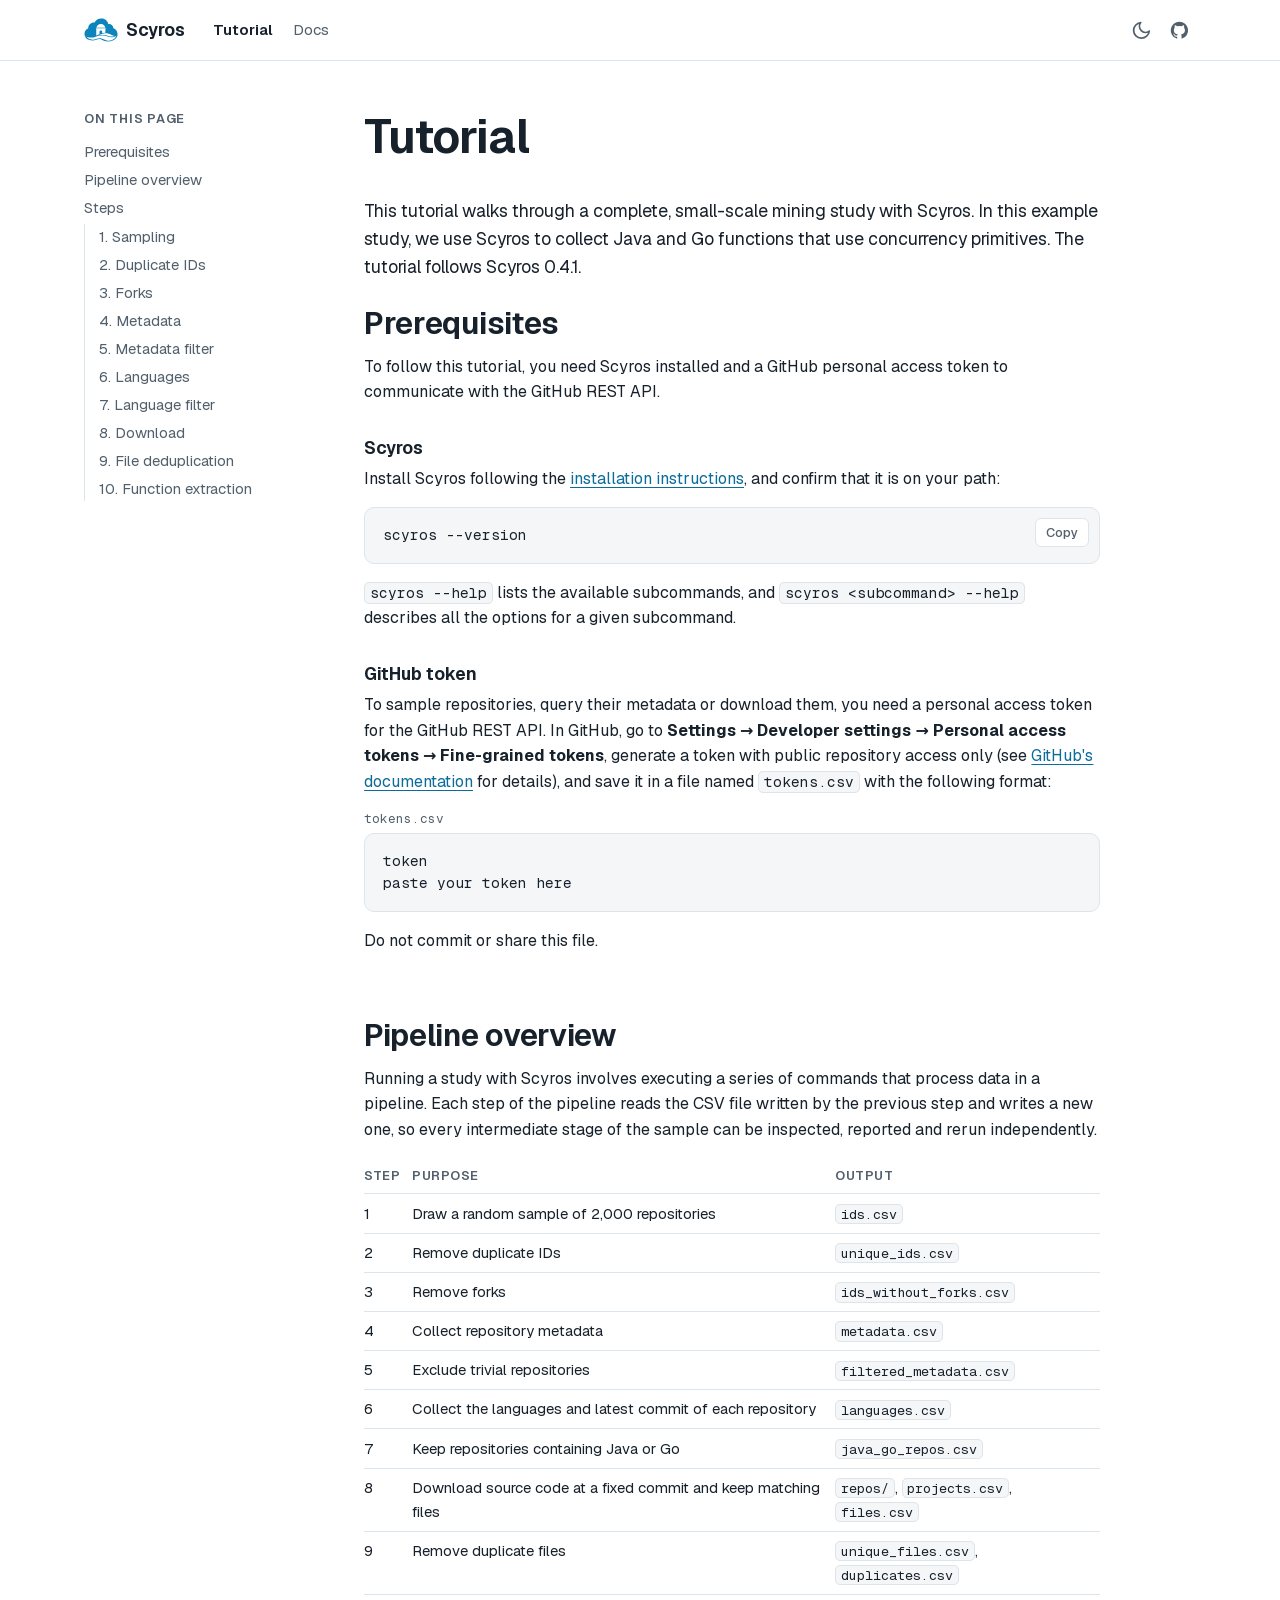
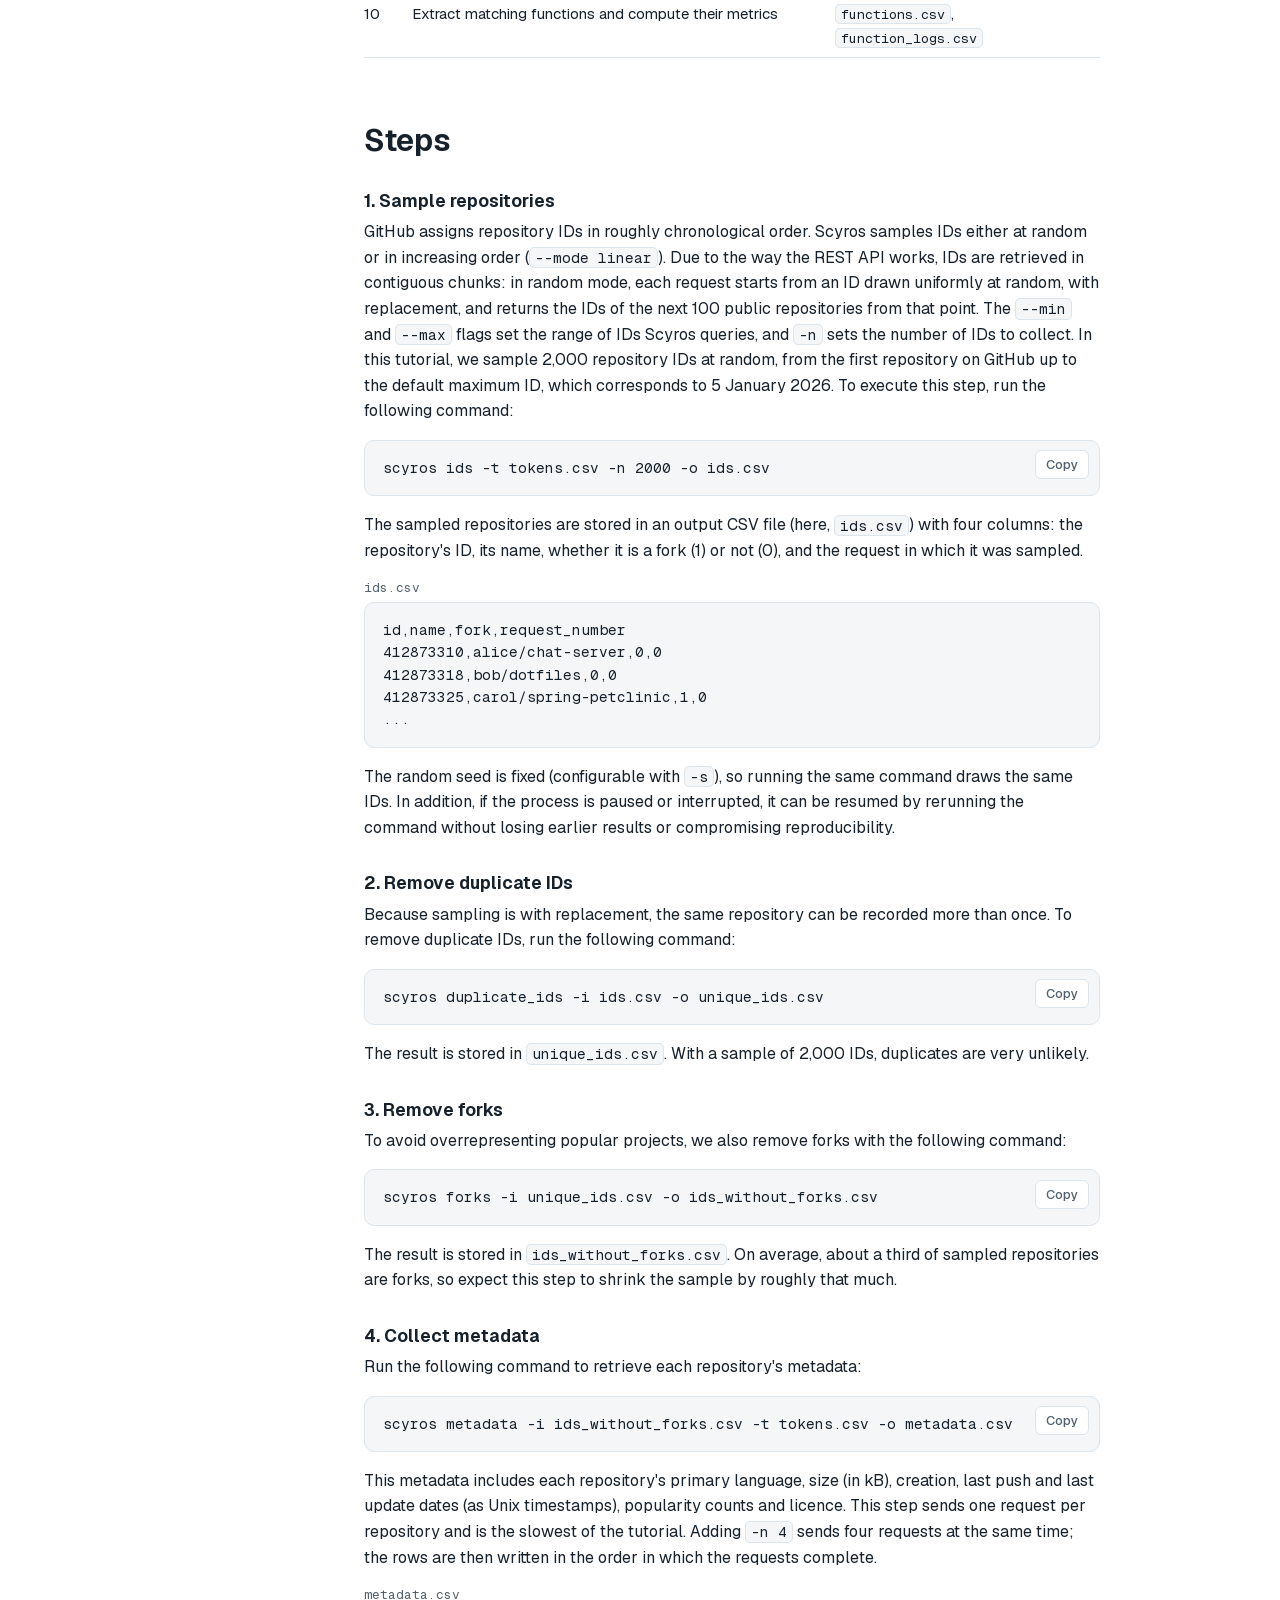
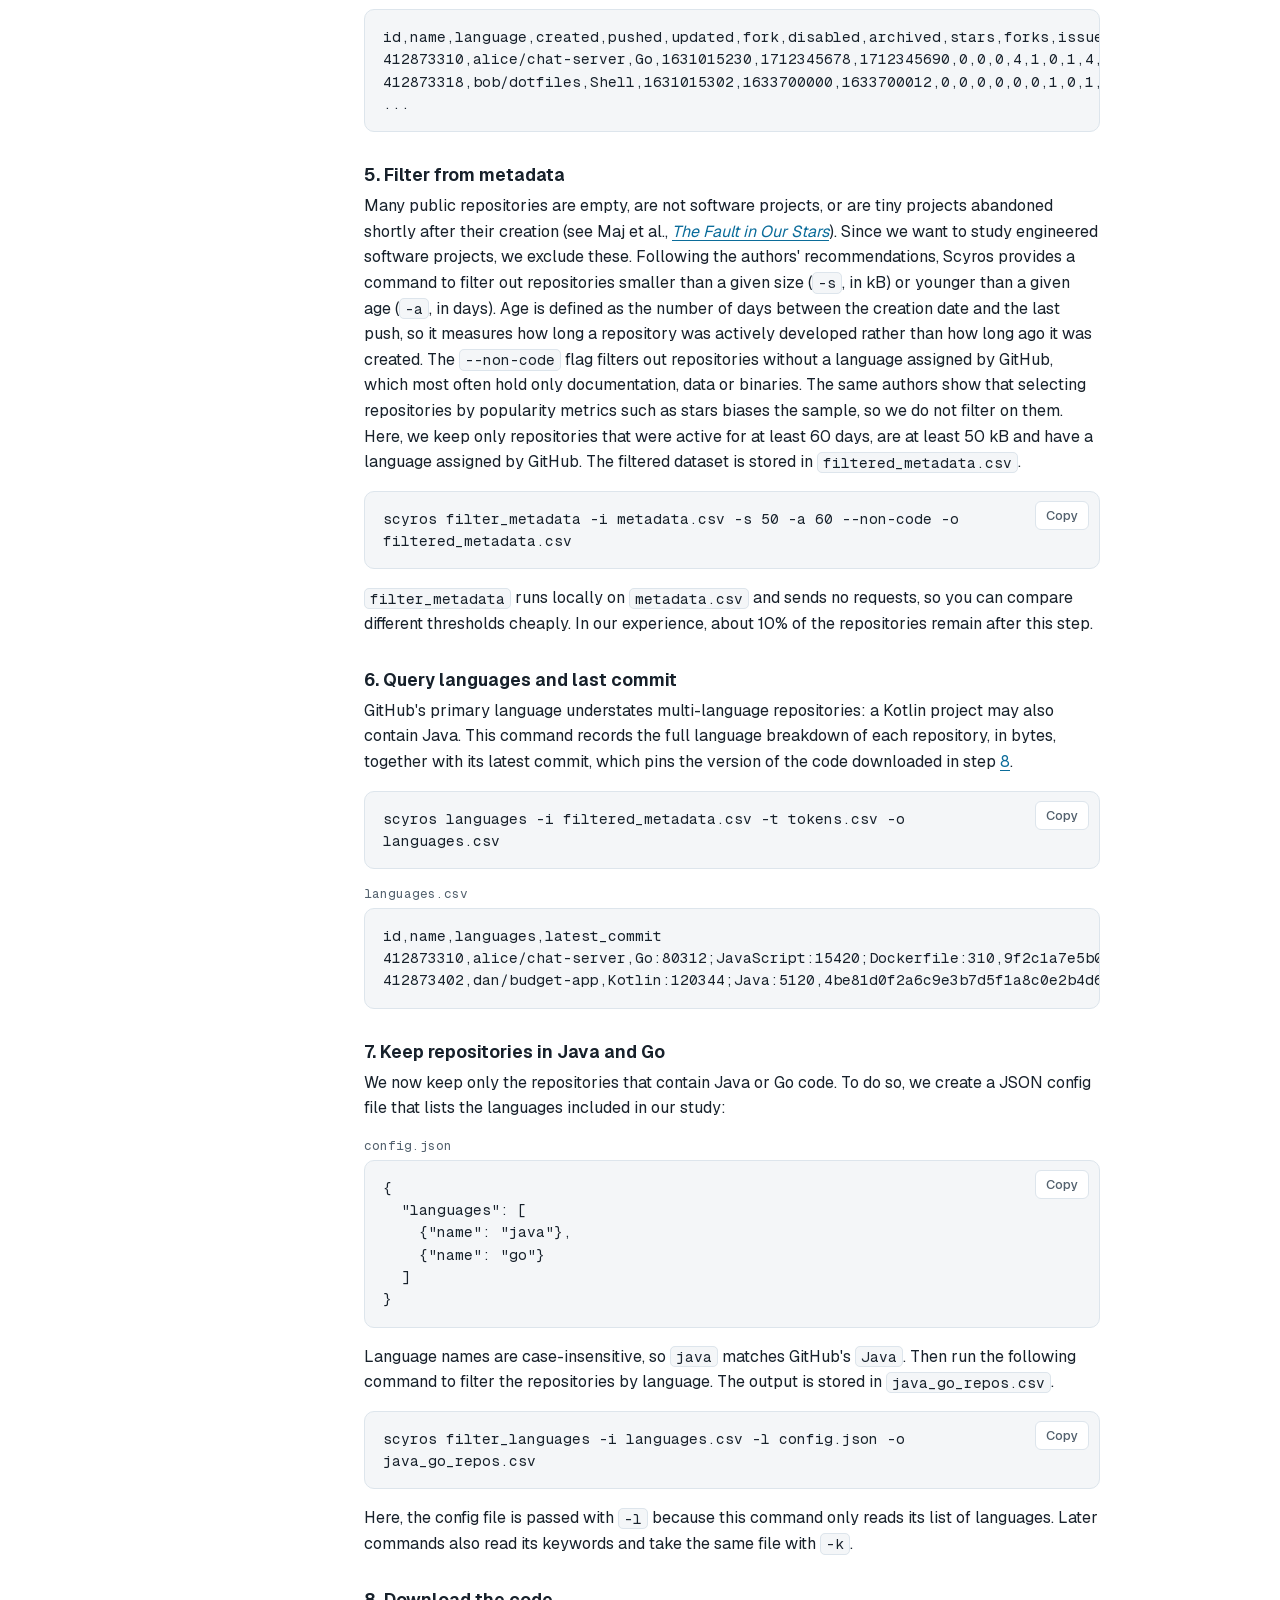
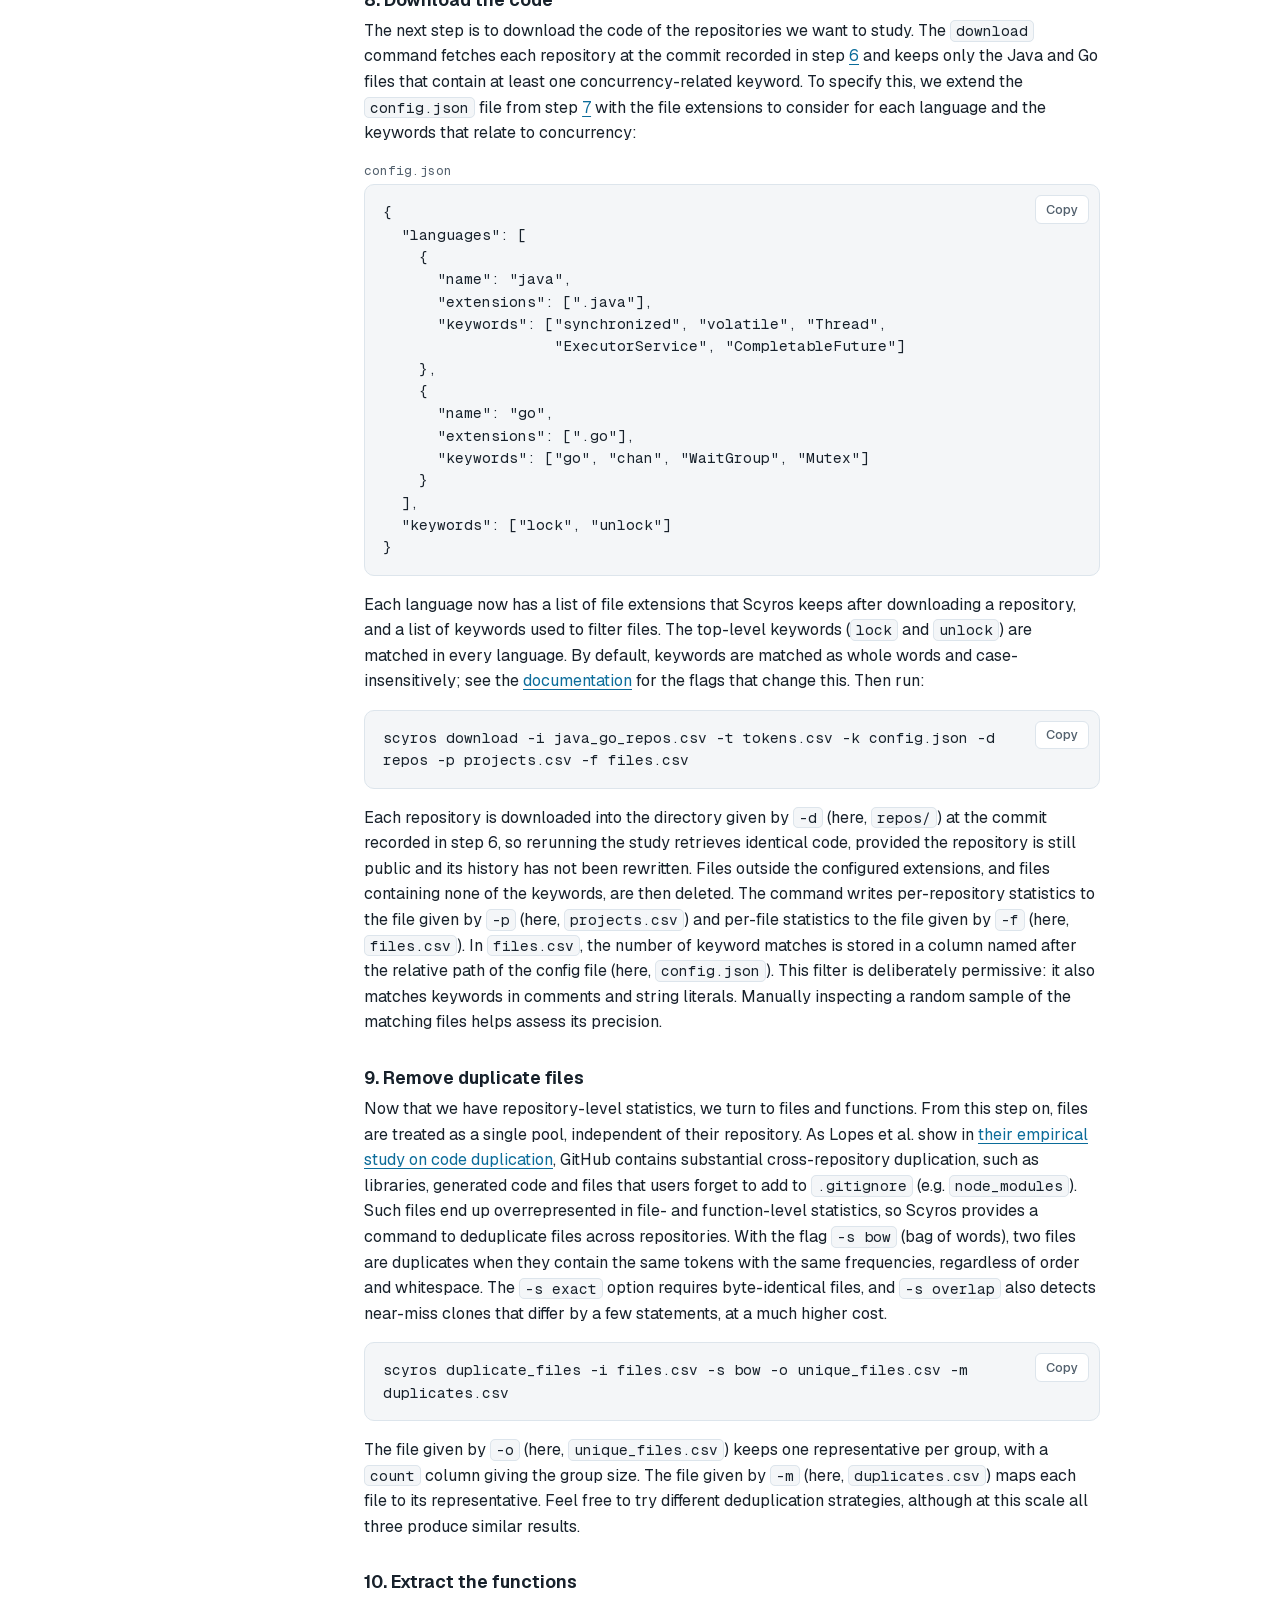
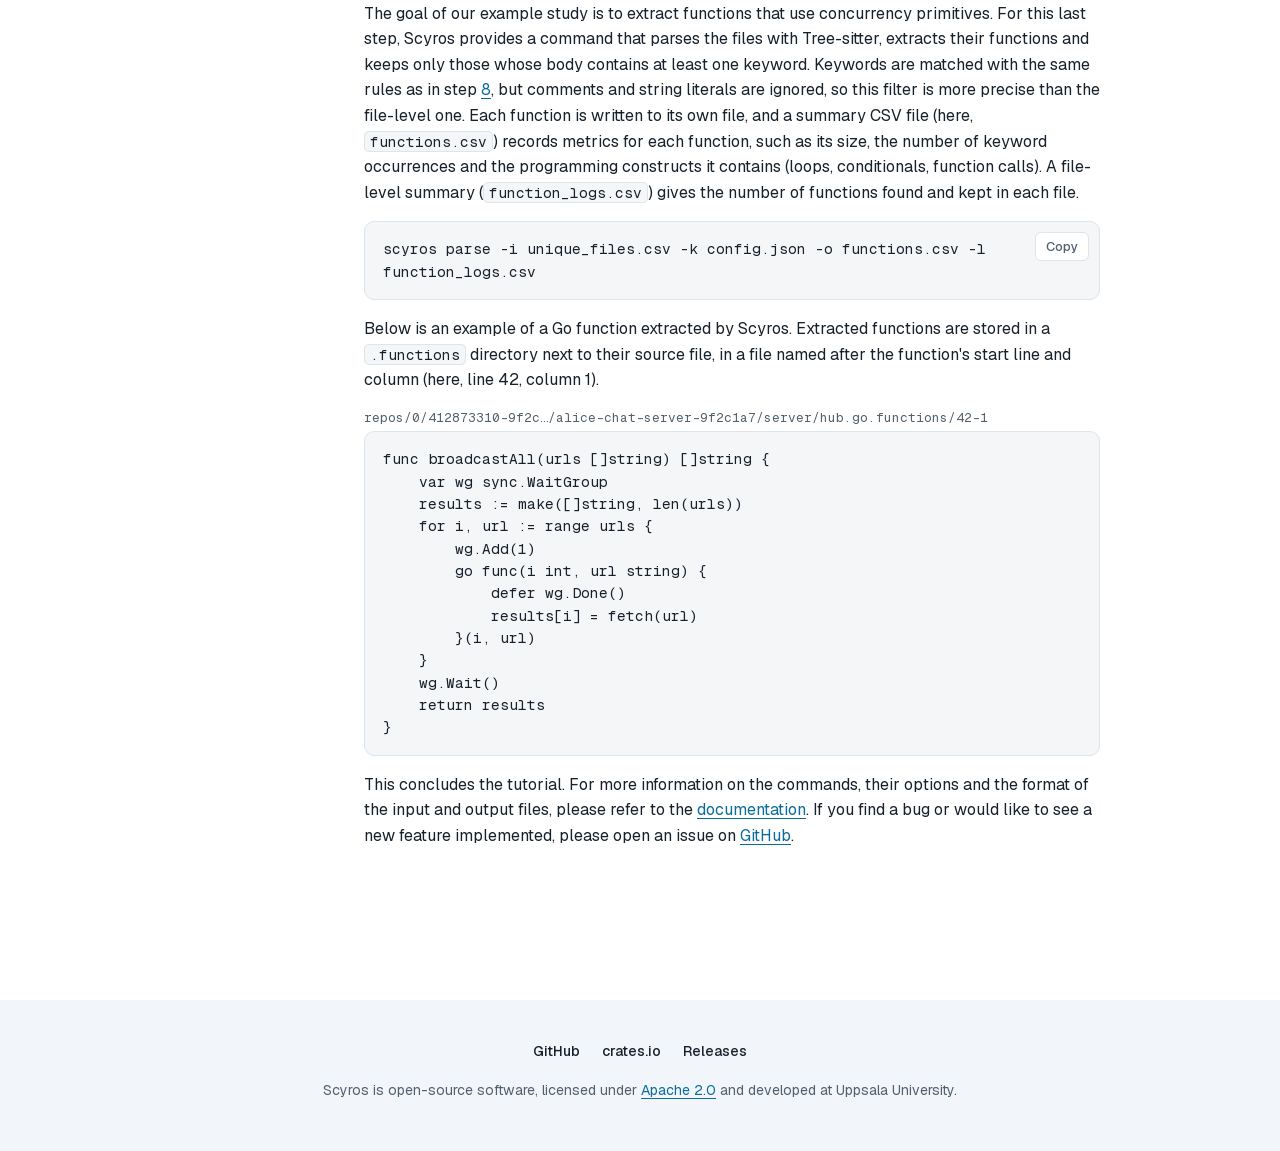
<file: tutorial.html>
<!doctype html>
<html lang="en-GB">

<head>
  <meta charset="utf-8">
  <meta name="viewport" content="width=device-width, initial-scale=1">
  <title>Tutorial · Scyros</title>
  <meta name="description"
    content="A complete small-scale mining study with Scyros: random sampling of GitHub, repository filtering, code download and function extraction.">
  <link rel="icon" href="assets/favicon.svg" type="image/svg+xml">
  <link rel="apple-touch-icon" href="assets/apple-touch-icon.png">
  <link rel="stylesheet" href="assets/css/site.css">
  <script src="assets/js/site.js"></script>
</head>

<body>

  <!-- #include header current="tutorial" -->
  <a class="skip-link" href="#main">Skip to content</a>
  <header class="site-head">
    <div class="wrap site-head__inner">
      <a class="brand" href="index.html">
        <img src="assets/logo/neutral.svg" alt="" width="34" height="25">
        <span>Scyros</span>
      </a>
      <nav class="site-nav" aria-label="Main">
        <a href="tutorial.html" aria-current="page">Tutorial</a>
        <a href="docs.html">Docs</a>
      </nav>
      <div class="site-head__tools">
        <button class="icon-button theme-toggle" type="button" aria-label="Switch colour theme">
          <svg class="icon-sun" viewBox="0 0 24 24" fill="none" stroke="currentColor" stroke-width="2" stroke-linecap="round" aria-hidden="true"><circle cx="12" cy="12" r="4"/><path d="M12 2v2M12 20v2M4.9 4.9l1.4 1.4M17.7 17.7l1.4 1.4M2 12h2M20 12h2M4.9 19.1l1.4-1.4M17.7 6.3l1.4-1.4"/></svg>
          <svg class="icon-moon" viewBox="0 0 24 24" fill="none" stroke="currentColor" stroke-width="2" stroke-linecap="round" stroke-linejoin="round" aria-hidden="true"><path d="M21 12.8A9 9 0 1 1 11.2 3a7 7 0 0 0 9.8 9.8z"/></svg>
        </button>
        <a class="icon-button" href="https://github.com/fxpl/scyros" aria-label="Scyros on GitHub">
          <svg viewBox="0 0 24 24" fill="currentColor" aria-hidden="true"><path d="M12 2a10 10 0 0 0-3.16 19.49c.5.09.68-.22.68-.48l-.01-1.7c-2.78.6-3.37-1.34-3.37-1.34-.45-1.16-1.11-1.47-1.11-1.47-.91-.62.07-.6.07-.6 1 .07 1.53 1.03 1.53 1.03.89 1.53 2.34 1.09 2.91.83.09-.65.35-1.09.63-1.34-2.22-.25-4.56-1.11-4.56-4.94 0-1.09.39-1.98 1.03-2.68-.1-.25-.45-1.27.1-2.65 0 0 .84-.27 2.75 1.02a9.5 9.5 0 0 1 5 0c1.91-1.29 2.75-1.02 2.75-1.02.55 1.38.2 2.4.1 2.65.64.7 1.03 1.59 1.03 2.68 0 3.84-2.34 4.68-4.57 4.93.36.31.68.92.68 1.85l-.01 2.75c0 .27.18.58.69.48A10 10 0 0 0 12 2z"/></svg>
        </a>
      </div>
    </div>
  </header>
  <!-- /include -->

  <main id="main" class="wrap docs">

    <nav class="docs__nav" aria-label="On this page">
      <div>
        <p class="docs__nav-title">On this page</p>
        <ul>
          <li><a href="#before">Prerequisites</a></li>
          <li><a href="#plan">Pipeline overview</a></li>
          <li>
            <a href="#steps">Steps</a>
            <ul>
              <li><a href="#step-sample">1. Sampling</a></li>
              <li><a href="#step-duplicates">2. Duplicate IDs</a></li>
              <li><a href="#step-forks">3. Forks</a></li>
              <li><a href="#step-metadata">4. Metadata</a></li>
              <li><a href="#step-filter-metadata">5. Metadata filter</a></li>
              <li><a href="#step-languages">6. Languages</a></li>
              <li><a href="#step-filter-languages">7. Language filter</a></li>
              <li><a href="#step-download">8. Download</a></li>
              <li><a href="#step-dedup">9. File deduplication</a></li>
              <li><a href="#step-parse">10. Function extraction</a></li>
            </ul>
          </li>
        </ul>
      </div>
    </nav>

    <div class="docs__body">

      <h1>Tutorial</h1>
      <p class="lead">
        This tutorial walks through a complete, small-scale mining study with Scyros.
        In this example study, we use Scyros to collect Java and Go functions that use concurrency
        primitives. The tutorial follows Scyros 0.4.1.
      </p>
      <section aria-labelledby="before">
        <h2 id="before">Prerequisites</h2>
        <p>
          To follow this tutorial, you need Scyros installed and a GitHub personal access token to
          communicate with the GitHub REST API.
        </p>
        <h3>Scyros</h3>
        <p>
          Install Scyros following the
          <a href="docs.html#install">installation instructions</a>, and
          confirm that it is on your path:
        </p>
        <div class="code">
          <pre>scyros --version</pre>
          <button class="copy-btn" type="button">Copy</button>
        </div>
        <p>
          <code class="cmd">scyros --help</code> lists the available subcommands, and
          <code class="cmd">scyros &lt;subcommand&gt; --help</code> describes all the options for a given subcommand.
        </p>

        <h3>GitHub token</h3>
        <p>
          To sample repositories, query their metadata or download them, you need a personal access token for the
          GitHub REST API.
          In GitHub, go to <strong>Settings → Developer settings → Personal access tokens →
            Fine-grained tokens</strong>, generate a token with public repository
          access only (see
          <a
            href="https://docs.github.com/en/authentication/keeping-your-account-and-data-secure/managing-your-personal-access-tokens#creating-a-fine-grained-personal-access-token">GitHub's
            documentation</a>
          for details), and save it in a file named <code>tokens.csv</code> with the following format:
        </p>
        <figure class="file">
          <figcaption>tokens.csv</figcaption>
          <div class="code">
            <pre>token
paste your token here
</pre>
          </div>
        </figure>
        <p>
          Do not commit or share this file.
        </p>
      </section>

      <section aria-labelledby="plan">
        <h2 id="plan">Pipeline overview</h2>
        <p>
          Running a study with Scyros involves executing a series of commands that process data in a pipeline.
          Each step of the pipeline reads the CSV
          file written by the previous step and writes a new one, so every
          intermediate stage of the sample can be inspected, reported and
          rerun independently.
        </p>
        <div class="table-wrap">
          <table>
            <thead>
              <tr>
                <th scope="col">Step</th>
                <th scope="col">Purpose</th>
                <th scope="col">Output</th>
              </tr>
            </thead>
            <tbody>
              <tr>
                <td>1</td>
                <td>Draw a random sample of 2,000 repositories</td>
                <td><code>ids.csv</code></td>
              </tr>
              <tr>
                <td>2</td>
                <td>Remove duplicate IDs</td>
                <td><code>unique_ids.csv</code></td>
              </tr>
              <tr>
                <td>3</td>
                <td>Remove forks</td>
                <td><code>ids_without_forks.csv</code></td>
              </tr>
              <tr>
                <td>4</td>
                <td>Collect repository metadata</td>
                <td><code>metadata.csv</code></td>
              </tr>
              <tr>
                <td>5</td>
                <td>Exclude trivial repositories</td>
                <td><code>filtered_metadata.csv</code></td>
              </tr>
              <tr>
                <td>6</td>
                <td>Collect the languages and latest commit of each repository</td>
                <td><code>languages.csv</code></td>
              </tr>
              <tr>
                <td>7</td>
                <td>Keep repositories containing Java or Go</td>
                <td><code>java_go_repos.csv</code></td>
              </tr>
              <tr>
                <td>8</td>
                <td>Download source code at a fixed commit and keep matching files</td>
                <td><code>repos/</code>, <code>projects.csv</code>, <code>files.csv</code></td>
              </tr>
              <tr>
                <td>9</td>
                <td>Remove duplicate files</td>
                <td><code>unique_files.csv</code>, <code>duplicates.csv</code></td>
              </tr>
              <tr>
                <td>10</td>
                <td>Extract matching functions and compute their metrics</td>
                <td><code>functions.csv</code>, <code>function_logs.csv</code></td>
              </tr>
            </tbody>
          </table>
        </div>

      </section>

      <section aria-labelledby="steps">
        <h2 id="steps">Steps</h2>

        <h3 id="step-sample">1. Sample repositories</h3>
        <p>
          GitHub assigns repository IDs in roughly chronological order. Scyros
          samples IDs either at random or in increasing order (<code>--mode linear</code>).
          Due to the way the REST API works, IDs are retrieved in contiguous chunks: in random mode, each request
          starts from an ID drawn uniformly at random, with replacement, and returns the IDs of the next 100 public
          repositories from that point.
          The <code>--min</code> and <code>--max</code> flags set the range of IDs Scyros queries, and
          <code>-n</code> sets the number of IDs to collect.
          In this tutorial, we sample 2,000 repository IDs at random, from the first repository on GitHub up to the
          default maximum ID, which corresponds to 5 January 2026.
          To execute this step, run the following command:
        </p>

        <div class="code">
          <pre>scyros ids -t tokens.csv -n 2000 -o ids.csv</pre>
          <button class="copy-btn" type="button">Copy</button>
        </div>

        <p>The sampled repositories are stored in an output CSV file (here, <code>ids.csv</code>) with four columns:
          the repository's ID, its name, whether it is a fork (1) or not (0), and the request in which it was sampled.
        </p>

        <figure class="file">
          <figcaption>ids.csv</figcaption>
          <div class="code code--scroll">
            <pre>id,name,fork,request_number
412873310,alice/chat-server,0,0
412873318,bob/dotfiles,0,0
412873325,carol/spring-petclinic,1,0
...
</pre>
          </div>
        </figure>
        <p>
          The random seed is fixed (configurable with <code>-s</code>),
          so running the same command draws the same IDs. In addition,
          if the process is paused or interrupted, it can be resumed by rerunning the command
          without losing earlier results or compromising reproducibility.
        </p>

        <h3 id="step-duplicates">2. Remove duplicate IDs</h3>
        <p>Because sampling is with replacement, the same repository can be
          recorded more than once. To remove duplicate IDs, run the following command:
        </p>
        <div class="code">
          <pre>scyros duplicate_ids -i ids.csv -o unique_ids.csv</pre>
          <button class="copy-btn" type="button">Copy</button>
        </div>
        <p>
          The result is stored in <code>unique_ids.csv</code>. With a sample of 2,000 IDs, duplicates are very
          unlikely.
        </p>

        <h3 id="step-forks">3. Remove forks</h3>
        <p>
          To avoid overrepresenting popular projects, we also remove forks with the following command:
        </p>
        <div class="code">
          <pre>scyros forks -i unique_ids.csv -o ids_without_forks.csv</pre>
          <button class="copy-btn" type="button">Copy</button>
        </div>
        <p>
          The result is stored in <code>ids_without_forks.csv</code>. On average, about a third of sampled
          repositories are forks, so expect this step to shrink the sample by roughly that much.
        </p>

        <h3 id="step-metadata">4. Collect metadata</h3>
        <p>
          Run the following command to retrieve each repository's metadata:
        </p>
        <div class="code">
          <pre>scyros metadata -i ids_without_forks.csv -t tokens.csv -o metadata.csv</pre>
          <button class="copy-btn" type="button">Copy</button>
        </div>
        <p>
          This metadata includes each repository's primary language, size (in kB), creation, last push and last
          update dates (as Unix timestamps), popularity counts and licence.
          This step sends one request per repository and is the slowest of the tutorial. Adding
          <code>-n 4</code> sends four requests at the same time; the rows are then written in the order in which
          the requests complete.
        </p>
        <figure class="file">
          <figcaption>metadata.csv</figcaption>
          <div class="code code--scroll">
            <pre>id,name,language,created,pushed,updated,fork,disabled,archived,stars,forks,issues,has_issues,watchers_count,subscribers,size,license
412873310,alice/chat-server,Go,1631015230,1712345678,1712345690,0,0,0,4,1,0,1,4,1,612,MIT License
412873318,bob/dotfiles,Shell,1631015302,1633700000,1633700012,0,0,0,0,0,0,1,0,1,18,unknown
...
</pre>
          </div>
        </figure>

        <h3 id="step-filter-metadata">5. Filter from metadata</h3>
        <p>
          Many public repositories are empty, are not software projects, or are tiny projects
          abandoned shortly after their creation (see Maj et al.,
          <a href="https://doi.org/10.4230/LIPIcs.ECOOP.2024.27"><em>The Fault in Our Stars</em></a>).
          Since we want to study engineered software projects, we exclude these.
          Following the authors' recommendations, Scyros provides a command to filter out repositories smaller than a
          given size (<code>-s</code>, in kB) or younger than a given age (<code>-a</code>, in days). Age is defined
          as the number of days between the creation date and the last push, so it measures how long a repository was
          actively developed rather than how long ago it was created. The <code>--non-code</code> flag filters out
          repositories without a language assigned by GitHub, which most often hold only documentation, data or
          binaries. The same authors show that selecting repositories by popularity metrics such as stars biases the
          sample, so we do not filter on them.
          Here, we keep only repositories that were active for at least 60 days, are at least 50 kB and have a
          language assigned by GitHub. The filtered dataset is stored in <code>filtered_metadata.csv</code>.
        </p>
        <div class="code">
          <pre>scyros filter_metadata -i metadata.csv -s 50 -a 60 --non-code -o filtered_metadata.csv</pre>
          <button class="copy-btn" type="button">Copy</button>
        </div>
        <p>
          <code>filter_metadata</code> runs locally on
          <code>metadata.csv</code> and sends no requests, so you can compare different
          thresholds cheaply. In our experience, about 10% of the repositories remain after this step.
        </p>

        <h3 id="step-languages">6. Query languages and last commit</h3>
        <p>
          GitHub's primary language understates multi-language repositories:
          a Kotlin project may also contain Java. This command records the full
          language breakdown of each repository, in bytes, together with its
          latest commit, which pins the version of the code downloaded in
          step <a href="#step-download">8</a>.
        </p>
        <div class="code">
          <pre>scyros languages -i filtered_metadata.csv -t tokens.csv -o languages.csv</pre>
          <button class="copy-btn" type="button">Copy</button>
        </div>

        <figure class="file">
          <figcaption>languages.csv</figcaption>
          <div class="code code--scroll">
            <pre>id,name,languages,latest_commit
412873310,alice/chat-server,Go:80312;JavaScript:15420;Dockerfile:310,9f2c1a7e5b0d4c3a8e6f1b2d9c0a7e4f3b5d8c1a
412873402,dan/budget-app,Kotlin:120344;Java:5120,4be81d0f2a6c9e3b7d5f1a8c0e2b4d6f8a1c3e5b</pre>
          </div>
        </figure>

        <h3 id="step-filter-languages">7. Keep repositories in Java and Go</h3>
        <p>We now keep only the repositories that contain Java or Go code. To do so, we create a JSON config
          file that lists the languages included in our study:</p>
        <figure class="file">
          <figcaption>config.json</figcaption>
          <div class="code code--scroll">
            <pre>{
  "languages": [
    {"name": "java"},
    {"name": "go"}
  ]
}</pre>
            <button class="copy-btn" type="button">Copy</button>
          </div>
        </figure>
        <p>
          Language names are case-insensitive, so <code>java</code> matches GitHub's <code>Java</code>.
          Then run the following command to filter the repositories by language. The output is stored in
          <code>java_go_repos.csv</code>.
        </p>
        <div class="code">
          <pre>scyros filter_languages -i languages.csv -l config.json -o java_go_repos.csv</pre>
          <button class="copy-btn" type="button">Copy</button>
        </div>
        <p>
          Here, the config file is passed with <code>-l</code> because this command only reads its list of
          languages. Later commands also read its keywords and take the same file with <code>-k</code>.
        </p>

        <h3 id="step-download">8. Download the code</h3>
        <p>
          The next step is to download the code of the repositories we want to study.
          The <code>download</code> command fetches each repository at the commit recorded in step
          <a href="#step-languages">6</a> and keeps only the Java and Go files that contain at least one
          concurrency-related keyword. To specify this, we extend the <code>config.json</code> file from step
          <a href="#step-filter-languages">7</a> with the file extensions to consider for each language and the
          keywords that relate to concurrency:
        </p>
        <figure class="file">
          <figcaption>config.json</figcaption>
          <div class="code code--scroll">
            <pre>{
  "languages": [
    {
      "name": "java",
      "extensions": [".java"],
      "keywords": ["synchronized", "volatile", "Thread",
                   "ExecutorService", "CompletableFuture"]
    },
    {
      "name": "go",
      "extensions": [".go"],
      "keywords": ["go", "chan", "WaitGroup", "Mutex"]
    }
  ],
  "keywords": ["lock", "unlock"]
}</pre>
            <button class="copy-btn" type="button">Copy</button>
          </div>
        </figure>
        <p>
          Each language now has a list of file extensions that Scyros keeps after downloading a repository, and a
          list of keywords used to filter files. The top-level keywords (<code>lock</code> and <code>unlock</code>)
          are matched in every language. By default, keywords are matched as whole words and case-insensitively;
          see the <a href="docs.html">documentation</a> for the flags that change this. Then run:
        </p>
        <div class="code">
          <pre>scyros download -i java_go_repos.csv -t tokens.csv -k config.json -d repos -p projects.csv -f files.csv</pre>
          <button class="copy-btn" type="button">Copy</button>
        </div>
        <p>
          Each repository is downloaded into the directory given by <code>-d</code> (here, <code>repos/</code>) at
          the commit recorded in step 6, so rerunning the study retrieves identical code,
          provided the repository is still public and its history has not been
          rewritten.
          Files outside the configured extensions, and files containing none of
          the keywords, are then deleted. The command writes per-repository statistics to the file given by
          <code>-p</code> (here, <code>projects.csv</code>) and per-file statistics to the file given by
          <code>-f</code> (here, <code>files.csv</code>). In <code>files.csv</code>, the number of keyword matches is
          stored in a column named after the relative path of the config file (here, <code>config.json</code>).
          This filter is deliberately permissive: it also matches keywords in comments and string literals.
          Manually inspecting a random sample of the matching files helps assess its precision.
        </p>

        <h3 id="step-dedup">9. Remove duplicate files</h3>
        <p>
          Now that we have repository-level statistics, we turn to files and functions. From this step on, files
          are treated as a single pool, independent of their repository.
          As Lopes et al. show in <a href="https://doi.org/10.1145/3133908">their empirical study on code
            duplication</a>, GitHub contains substantial cross-repository duplication, such as libraries, generated
          code and files that users forget to add to <code>.gitignore</code> (e.g. <code>node_modules</code>).
          Such files end up overrepresented in file- and function-level statistics, so Scyros provides a command to
          deduplicate files across repositories.
          With the flag
          <code>-s bow</code> (bag of words), two files are duplicates when they
          contain the same tokens with the same frequencies, regardless of
          order and whitespace. The <code>-s exact</code> option requires byte-identical
          files, and <code>-s overlap</code> also detects near-miss clones that
          differ by a few statements, at a much higher cost.
        </p>
        <div class="code">
          <pre>scyros duplicate_files -i files.csv -s bow -o unique_files.csv -m duplicates.csv</pre>
          <button class="copy-btn" type="button">Copy</button>
        </div>
        <p>
          The file given by <code>-o</code> (here, <code>unique_files.csv</code>) keeps one representative per group,
          with a <code>count</code> column giving the group size. The file given by <code>-m</code> (here,
          <code>duplicates.csv</code>) maps each file to its representative.
          Feel free to try different deduplication strategies, although at this scale all three produce similar
          results.
        </p>

        <h3 id="step-parse">10. Extract the functions</h3>
        <p>
          The goal of our example study is to extract functions that use concurrency primitives. For this
          last step, Scyros provides a command that parses the files with Tree-sitter, extracts their functions and
          keeps only those whose body contains at least one keyword. Keywords are matched with the same rules as in
          step <a href="#step-download">8</a>, but comments and string literals are ignored, so this filter is more
          precise than the file-level one. Each function is written to its own file, and a summary CSV file (here,
          <code>functions.csv</code>) records metrics for each function, such as its size, the number of keyword
          occurrences and the programming constructs it contains (loops, conditionals, function calls). A file-level
          summary (<code>function_logs.csv</code>) gives the number of functions found and kept in each file.
        </p>
        <div class="code">
          <pre>scyros parse -i unique_files.csv -k config.json -o functions.csv -l function_logs.csv</pre>
          <button class="copy-btn" type="button">Copy</button>
        </div>
        <p>
          Below is an example of a Go function extracted by Scyros. Extracted functions are stored in a
          <code>.functions</code> directory next to their source file, in a file named after the function's start line
          and column (here, line 42, column 1).
        </p>
        <figure class="file">
          <figcaption>repos/0/412873310-9f2c…/alice-chat-server-9f2c1a7/server/hub.go.functions/42-1</figcaption>
          <div class="code code--scroll">
            <pre>func broadcastAll(urls []string) []string {
	var wg sync.WaitGroup
	results := make([]string, len(urls))
	for i, url := range urls {
		wg.Add(1)
		go func(i int, url string) {
			defer wg.Done()
			results[i] = fetch(url)
		}(i, url)
	}
	wg.Wait()
	return results
}</pre>
          </div>
        </figure>

        <p>
          This concludes the tutorial. For more information on the commands, their options and the format of the
          input and output files, please refer to the <a href="docs.html">documentation</a>. If you find a bug or would
          like to see a new feature implemented, please open an issue on
          <a href="https://github.com/fxpl/scyros/issues">GitHub</a>.
        </p>
      </section>
    </div>
  </main>

  <!-- #include footer -->
  <footer class="site-foot">
    <div class="wrap">
      <nav aria-label="Project">
        <a href="https://github.com/fxpl/scyros">GitHub</a>
        <a href="https://crates.io/crates/scyros">crates.io</a>
        <a href="https://github.com/fxpl/scyros/releases">Releases</a>
      </nav>
      <p>
        Scyros is open-source software, licensed under
        <a href="https://www.apache.org/licenses/LICENSE-2.0">Apache 2.0</a> and developed at Uppsala University.
      </p>
    </div>
  </footer>
  <!-- /include -->

</body>

</html>
</file>
<file: assets/css/site.css>
/* Scyros: light by default, dark when the visitor's system asks for it.
   Brand blue comes from the logo; text links use a darker shade so they
   reach 4.5:1 contrast on white. */

@font-face {
  font-family: 'Geist';
  font-style: normal;
  font-weight: 300 800;
  font-display: swap;
  src: url('../fonts/geist-latin.woff2') format('woff2');
  unicode-range: U+0000-00FF, U+0131, U+0152-0153, U+02BB-02BC, U+02C6, U+02DA,
    U+02DC, U+0304, U+0308, U+0329, U+2000-206F, U+20AC, U+2122, U+2191, U+2193,
    U+2212, U+2215, U+FEFF, U+FFFD;
}
@font-face {
  font-family: 'Geist';
  font-style: normal;
  font-weight: 300 800;
  font-display: swap;
  src: url('../fonts/geist-latin-ext.woff2') format('woff2');
  unicode-range: U+0100-02BA, U+02BD-02C5, U+02C7-02CC, U+02CE-02D7, U+02DD-02FF,
    U+0304, U+0308, U+0329, U+1D00-1DBF, U+1E00-1E9F, U+1EF2-1EFF, U+2020,
    U+20A0-20AB, U+20AD-20C0, U+2113, U+2C60-2C7F, U+A720-A7FF;
}
@font-face {
  font-family: 'Geist Mono';
  font-style: normal;
  font-weight: 400 600;
  font-display: swap;
  src: url('../fonts/geist-mono-latin.woff2') format('woff2');
  unicode-range: U+0000-00FF, U+0131, U+0152-0153, U+02BB-02BC, U+02C6, U+02DA,
    U+02DC, U+0304, U+0308, U+0329, U+2000-206F, U+20AC, U+2122, U+2191, U+2193,
    U+2212, U+2215, U+FEFF, U+FFFD;
}
@font-face {
  font-family: 'Geist Mono';
  font-style: normal;
  font-weight: 400 600;
  font-display: swap;
  src: url('../fonts/geist-mono-latin-ext.woff2') format('woff2');
  unicode-range: U+0100-02BA, U+02BD-02C5, U+02C7-02CC, U+02CE-02D7, U+02DD-02FF,
    U+0304, U+0308, U+0329, U+1D00-1DBF, U+1E00-1E9F, U+1EF2-1EFF, U+2020,
    U+20A0-20AB, U+20AD-20C0, U+2113, U+2C60-2C7F, U+A720-A7FF;
}

/* --- Tokens ---------------------------------------------------------------
   Each colour is light-dark(light, dark). The page follows the system theme
   until the visitor picks one with the header button, which sets data-theme. */

:root {
  color-scheme: light dark;

  --bg: light-dark(#ffffff, #0e141b);
  --surface: light-dark(#f2f6fa, #16202a);
  --code-bg: light-dark(#f4f6f8, #111a23);
  --border: light-dark(#dde5ec, #263241);
  --text: light-dark(#17212b, #e4eaf0);
  --muted: light-dark(#52606d, #9aa8b6);
  --brand: light-dark(#0d84bb, #3aa6dc);
  --link: light-dark(#0b6c9a, #6cc0ea);
  --on-brand: light-dark(#ffffff, #0e141b);

  --sans: 'Geist', system-ui, -apple-system, 'Segoe UI', sans-serif;
  --mono: 'Geist Mono', ui-monospace, 'SF Mono', Menlo, Consolas, monospace;

  --page: 72rem;
  --prose: 46rem;
  --gutter: 1.25rem;
  --radius: 10px;
  --head-height: 3.75rem;
}

:root[data-theme="light"] { color-scheme: light; }
:root[data-theme="dark"] { color-scheme: dark; }

/* --- Base ----------------------------------------------------------------- */

*, *::before, *::after { box-sizing: border-box; }

html {
  -webkit-text-size-adjust: 100%;
  scroll-padding-top: calc(var(--head-height) + 1rem);
}

body {
  margin: 0;
  background: var(--bg);
  color: var(--text);
  font: 400 1rem/1.6 var(--sans);
  -webkit-font-smoothing: antialiased;
}

h1, h2, h3 { line-height: 1.2; font-weight: 650; margin: 0 0 .75rem; }
h1 { font-size: clamp(2rem, 1.4rem + 2.6vw, 2.9rem); letter-spacing: -.02em; }
h2 { font-size: clamp(1.45rem, 1.2rem + 1vw, 1.9rem); letter-spacing: -.01em; }
h3 { font-size: 1.05rem; }

p { margin: 0 0 1rem; }
ul, ol { margin: 0 0 1rem; padding-left: 1.25rem; }
img, svg { display: block; max-width: 100%; }

a { color: var(--link); text-underline-offset: .18em; }
a:hover { text-decoration-thickness: 2px; }

:focus-visible { outline: 2px solid var(--brand); outline-offset: 2px; border-radius: 4px; }

code, pre { font-family: var(--mono); font-size: .9em; }
:not(pre) > code {
  background: var(--code-bg);
  border: 1px solid var(--border);
  border-radius: 5px;
  padding: .05em .35em;
  overflow-wrap: anywhere;
}

.wrap { max-width: var(--page); margin: 0 auto; padding: 0 var(--gutter); }
.muted { color: var(--muted); }

.skip-link {
  position: absolute;
  left: var(--gutter);
  top: -3rem;
  z-index: 20;
  padding: .5rem .9rem;
  background: var(--brand);
  color: var(--on-brand);
  border-radius: 6px;
}
.skip-link:focus { top: .6rem; }

/* --- Header --------------------------------------------------------------- */

.site-head {
  position: sticky;
  top: 0;
  z-index: 10;
  background: color-mix(in srgb, var(--bg) 88%, transparent);
  backdrop-filter: saturate(1.4) blur(10px);
  border-bottom: 1px solid var(--border);
}

.site-head__inner {
  display: flex;
  align-items: center;
  gap: 1.75rem;
  height: var(--head-height);
}

.brand {
  display: flex;
  align-items: center;
  gap: .55rem;
  color: var(--text);
  font-weight: 650;
  font-size: 1.1rem;
  text-decoration: none;
}
.brand img { width: 2.1rem; height: auto; }

.site-nav { display: flex; gap: 1.25rem; }
.site-nav a {
  color: var(--muted);
  text-decoration: none;
  font-size: .95rem;
}
.site-nav a:hover,
.site-nav a[aria-current="page"] { color: var(--text); }
.site-nav a[aria-current="page"] { font-weight: 600; }

.site-head__tools { margin-left: auto; display: flex; align-items: center; gap: .25rem; }
.icon-button {
  display: flex;
  padding: .4rem;
  border: 0;
  border-radius: 6px;
  background: none;
  color: var(--muted);
  cursor: pointer;
}
.icon-button:hover { color: var(--text); background: var(--surface); }
.icon-button svg { width: 1.3rem; height: 1.3rem; }

.theme-toggle { display: none; }
.js .theme-toggle { display: flex; }
.theme-toggle[data-current="light"] .icon-sun,
.theme-toggle[data-current="dark"] .icon-moon { display: none; }

/* --- Buttons and code ----------------------------------------------------- */

.btn {
  display: inline-flex;
  align-items: center;
  gap: .45rem;
  padding: .6rem 1.05rem;
  border: 1px solid var(--border);
  border-radius: 8px;
  background: var(--bg);
  color: var(--text);
  font-weight: 550;
  font-size: .95rem;
  text-decoration: none;
}
.btn:hover { border-color: var(--brand); text-decoration: none; }
.btn--primary { background: var(--link); border-color: var(--link); color: var(--on-brand); }
.btn--primary:hover { filter: brightness(1.08); }
.btn-row { display: flex; flex-wrap: wrap; gap: .6rem; }

.code {
  display: flex;
  align-items: flex-start;
  background: var(--code-bg);
  border: 1px solid var(--border);
  border-radius: var(--radius);
  margin: 0 0 1rem;
}
.code pre {
  flex: 1;
  min-width: 0;
  margin: 0;
  padding: 1rem 1.1rem;
  line-height: 1.55;
  white-space: pre-wrap;
  overflow-wrap: anywhere;
}
.code--scroll pre { white-space: pre; overflow-x: auto; }
.code pre { tab-size: 4; }

.copy-btn {
  display: none;
  flex: none;
  margin: .6rem .6rem 0 0;
  padding: .3rem .65rem;
  border: 1px solid var(--border);
  border-radius: 6px;
  background: var(--bg);
  color: var(--muted);
  font: 500 .8rem var(--sans);
  cursor: pointer;
}
.copy-btn:hover { color: var(--text); border-color: var(--brand); }
.js .copy-btn { display: block; }

/* Tabs. Without JavaScript every panel is shown, each with its own label. */

.tabs__list { display: none; }
.js .tabs__list {
  display: flex;
  justify-content: center;
  flex-wrap: wrap;
  gap: .25rem;
  margin-bottom: 1rem;
  border-bottom: 1px solid var(--border);
}
.tabs__list button {
  padding: .6rem 1rem;
  border: 0;
  border-bottom: 2px solid transparent;
  margin-bottom: -1px;
  background: none;
  color: var(--muted);
  font: 500 .95rem var(--sans);
  cursor: pointer;
}
.tabs__list button:hover { color: var(--text); }
.tabs__list button[aria-selected="true"] { color: var(--link); border-bottom-color: var(--link); }
.tabs__label { margin: 0 0 .4rem; font-weight: 600; font-size: .9rem; }
.js .tabs__label { display: none; }

/* --- Sections ------------------------------------------------------------- */

.section { padding-block: 3.5rem; }
.section__head { text-align: center; max-width: var(--prose); margin: 0 auto 2rem; }
.section__head p { color: var(--muted); }

.venue {
  margin-bottom: .6rem;
  color: var(--muted);
  font-size: .85rem;
  font-weight: 600;
  letter-spacing: .02em;
}

/* --- Home ----------------------------------------------------------------- */

.hero { padding-block: 4rem 1rem; text-align: center; }
.hero__logo { width: min(15rem, 60vw); height: auto; margin: 0 auto 1.5rem; }
.hero h1 { margin-bottom: .5rem; }
.hero__tagline { font-size: clamp(1.1rem, 1rem + .6vw, 1.4rem); font-weight: 500; margin-bottom: 1.1rem; }
.hero__intro { max-width: 40rem; margin: 0 auto; color: var(--muted); font-size: 1.05rem; }

.install { max-width: 50rem; margin: 0 auto; text-align: center; }
.install .code { text-align: left; }
.install__next { color: var(--muted); font-size: .95rem; }

.card {
  display: block;
  padding: 1.5rem;
  border: 1px solid var(--border);
  border-radius: var(--radius);
  color: inherit;
  text-decoration: none;
}
.card h3 { margin: 0 0 .5rem; font-size: 1.15rem; }
.card p { color: var(--muted); }

.publications { display: grid; gap: 1rem; max-width: var(--prose); margin: 0 auto; }
.card .publication__authors { color: var(--text); font-size: .95rem; margin-bottom: .75rem; }
.publication .btn-row { margin-top: 1.25rem; }

.cite { max-width: var(--prose); margin: 0 auto; }

/* Docs: a sidebar on wide screens, a short contents list above on narrow ones. */

.docs { display: grid; gap: 2.5rem; padding-block: 3rem 4rem; }
.docs__nav ul { list-style: none; padding: 0; margin: 0; }
.docs__nav ul ul { padding-left: .9rem; margin: .2rem 0 .5rem; border-left: 1px solid var(--border); }
.docs__nav li { margin: .15rem 0; }
.docs__nav a { color: var(--muted); text-decoration: none; font-size: .93rem; }
.docs__nav a:hover { color: var(--text); }
.docs__nav code { background: none; border: 0; padding: 0; font-size: .88rem; }
.docs__nav-title { font-size: .8rem; font-weight: 600; text-transform: uppercase; letter-spacing: .06em; color: var(--muted); margin-bottom: .6rem; }

.docs__body { min-width: 0; max-width: var(--prose); }
.docs__body > section { margin-bottom: 3.5rem; }
.docs__body h1 { margin-bottom: 2rem; }
.docs__body h2 { padding-top: .5rem; }
.docs__body h3, .docs__body h4 { margin: 2rem 0 .5rem; font-size: 1.1rem; }
.docs__body h4 code { font-size: 1em; background: none; border: 0; padding: 0; }
.docs__body .docs__group {
  margin: 2.5rem 0 0;
  font-size: .8rem;
  text-transform: uppercase;
  letter-spacing: .06em;
  color: var(--muted);
}
.docs__group + h4 { margin-top: .75rem; }
.docs__body li { margin-bottom: .4rem; }
.docs__output { color: var(--muted); font-size: .93rem; }
.docs__body code.cmd { white-space: nowrap; }

/* A code block that shows a file, with the file's name above it. */
.file { margin: 0 0 1rem; }
.file figcaption { margin-bottom: .35rem; color: var(--muted); font: .8rem var(--mono); }
.file .code { margin: 0; }

.docs__body .lead { font-size: 1.1rem; }

/* What the reader should see after a tutorial step. */
.check {
  padding: .7rem 1rem;
  border-left: 3px solid var(--brand);
  border-radius: 0 var(--radius) var(--radius) 0;
  background: var(--surface);
  font-size: .95rem;
}

.table-wrap { overflow-x: auto; margin: 0 0 1rem; }
.docs__body table { width: 100%; border-collapse: collapse; font-size: .93rem; }
.docs__body th,
.docs__body td { padding: .45rem .75rem .45rem 0; border-bottom: 1px solid var(--border); text-align: left; vertical-align: top; }
.docs__body th { color: var(--muted); font-size: .8rem; font-weight: 600; text-transform: uppercase; letter-spacing: .04em; }
.ref-table td:first-child { width: 34%; }
.ref-table td:first-child code { white-space: nowrap; }
.ref-label { margin: 1rem 0 .35rem; }

.fields { margin: 0 0 1rem; }
.fields dt { margin-top: .75rem; font-weight: 600; }
.fields dd { margin: .2rem 0 0 1.25rem; }

@media (max-width: 59.99rem) {
  .docs__nav ul ul { display: none; }
}

@media (min-width: 60rem) {
  .docs { grid-template-columns: 14rem minmax(0, 1fr); gap: 3.5rem; }
  .docs__nav > div { position: sticky; top: calc(var(--head-height) + 2rem); }
}

/* --- Footer --------------------------------------------------------------- */

.site-foot {
  margin-top: 2rem;
  padding-block: 2.5rem;
  background: var(--surface);
  color: var(--muted);
  font-size: .88rem;
  text-align: center;
}
.site-foot nav { display: flex; justify-content: center; flex-wrap: wrap; gap: .4rem 1.4rem; margin-bottom: 1rem; }
.site-foot nav a { color: var(--text); text-decoration: none; font-weight: 500; }
.site-foot nav a:hover { color: var(--link); }
.site-foot p { max-width: 44rem; margin: 0 auto .6rem; }
.site-foot__funding { font-size: .8rem; }

@media (max-width: 30rem) {
  .site-head__inner { gap: 1.1rem; }
  .section { padding-block: 2.75rem; }
  .hero { padding-top: 2.5rem; }
  .tabs__list button { padding: .55rem .6rem; font-size: .9rem; }
}

@media (prefers-reduced-motion: no-preference) {
  html { scroll-behavior: smooth; }
}
</file>
